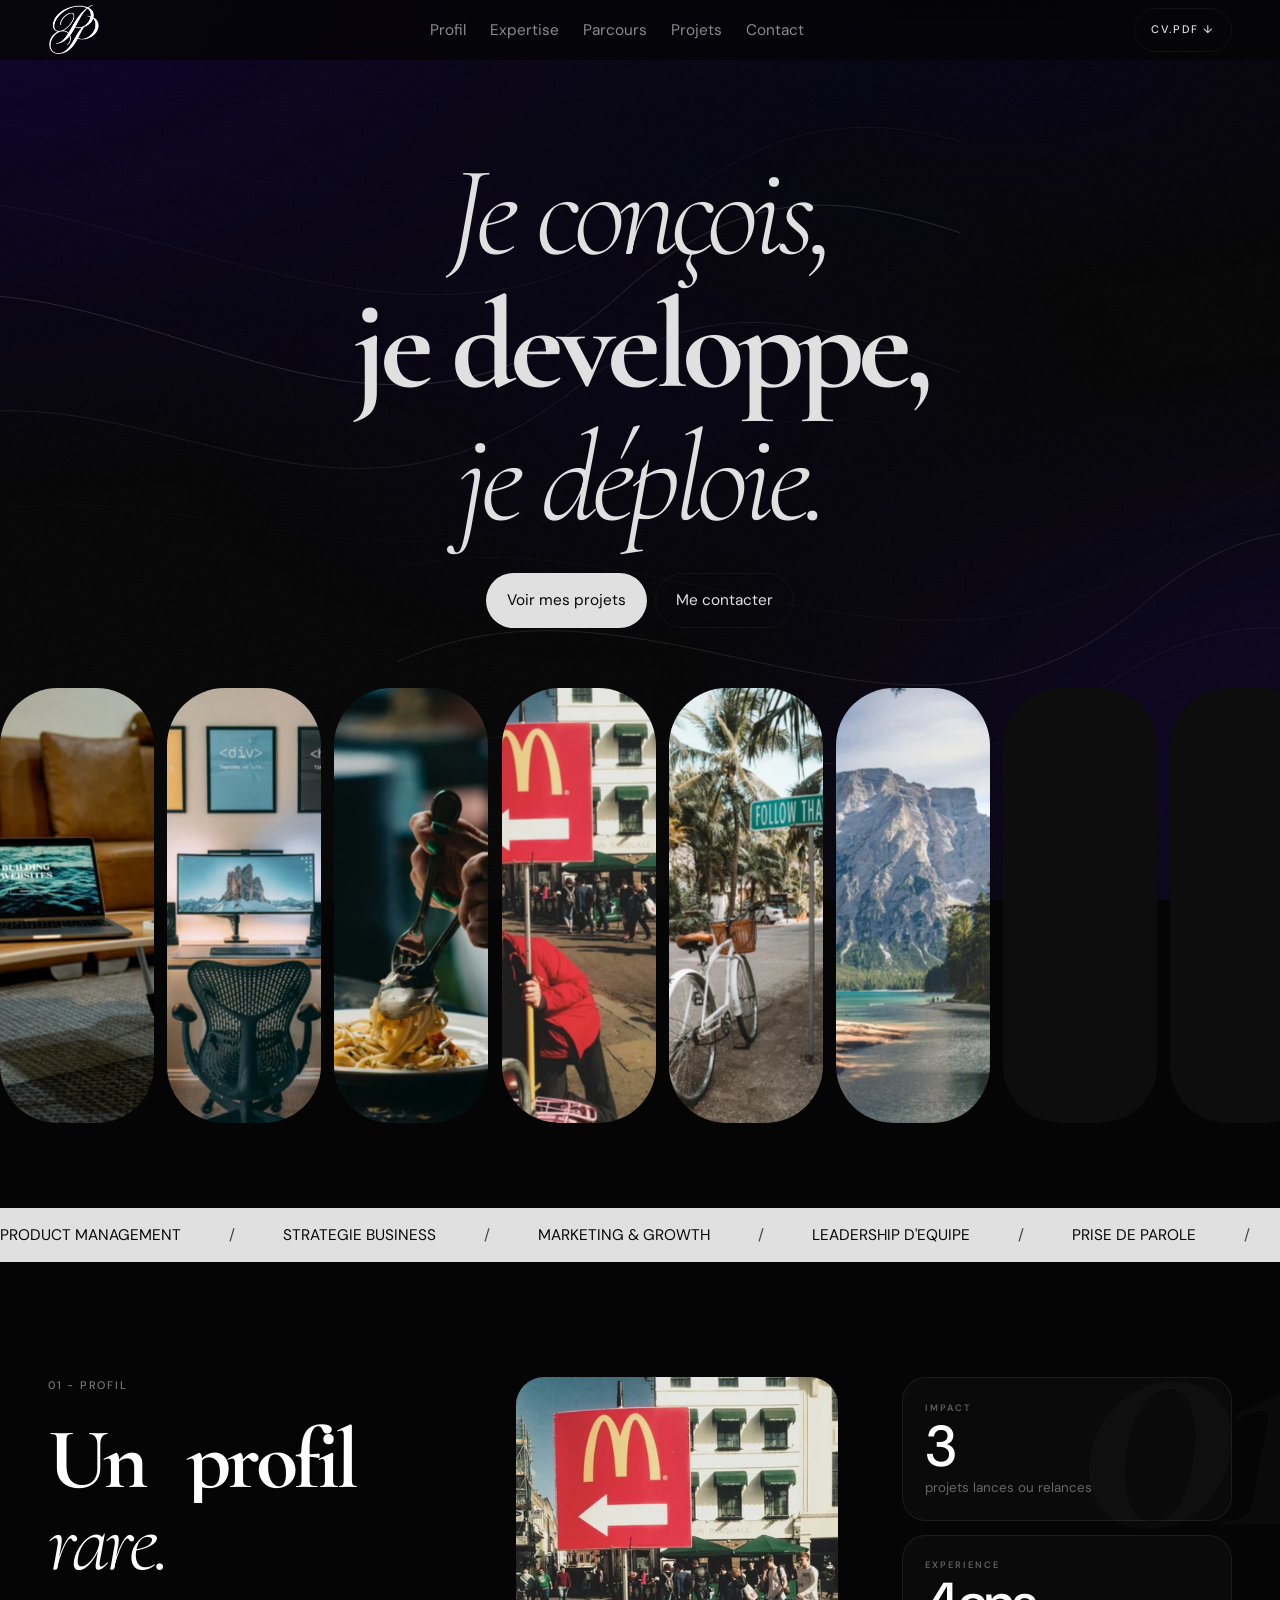
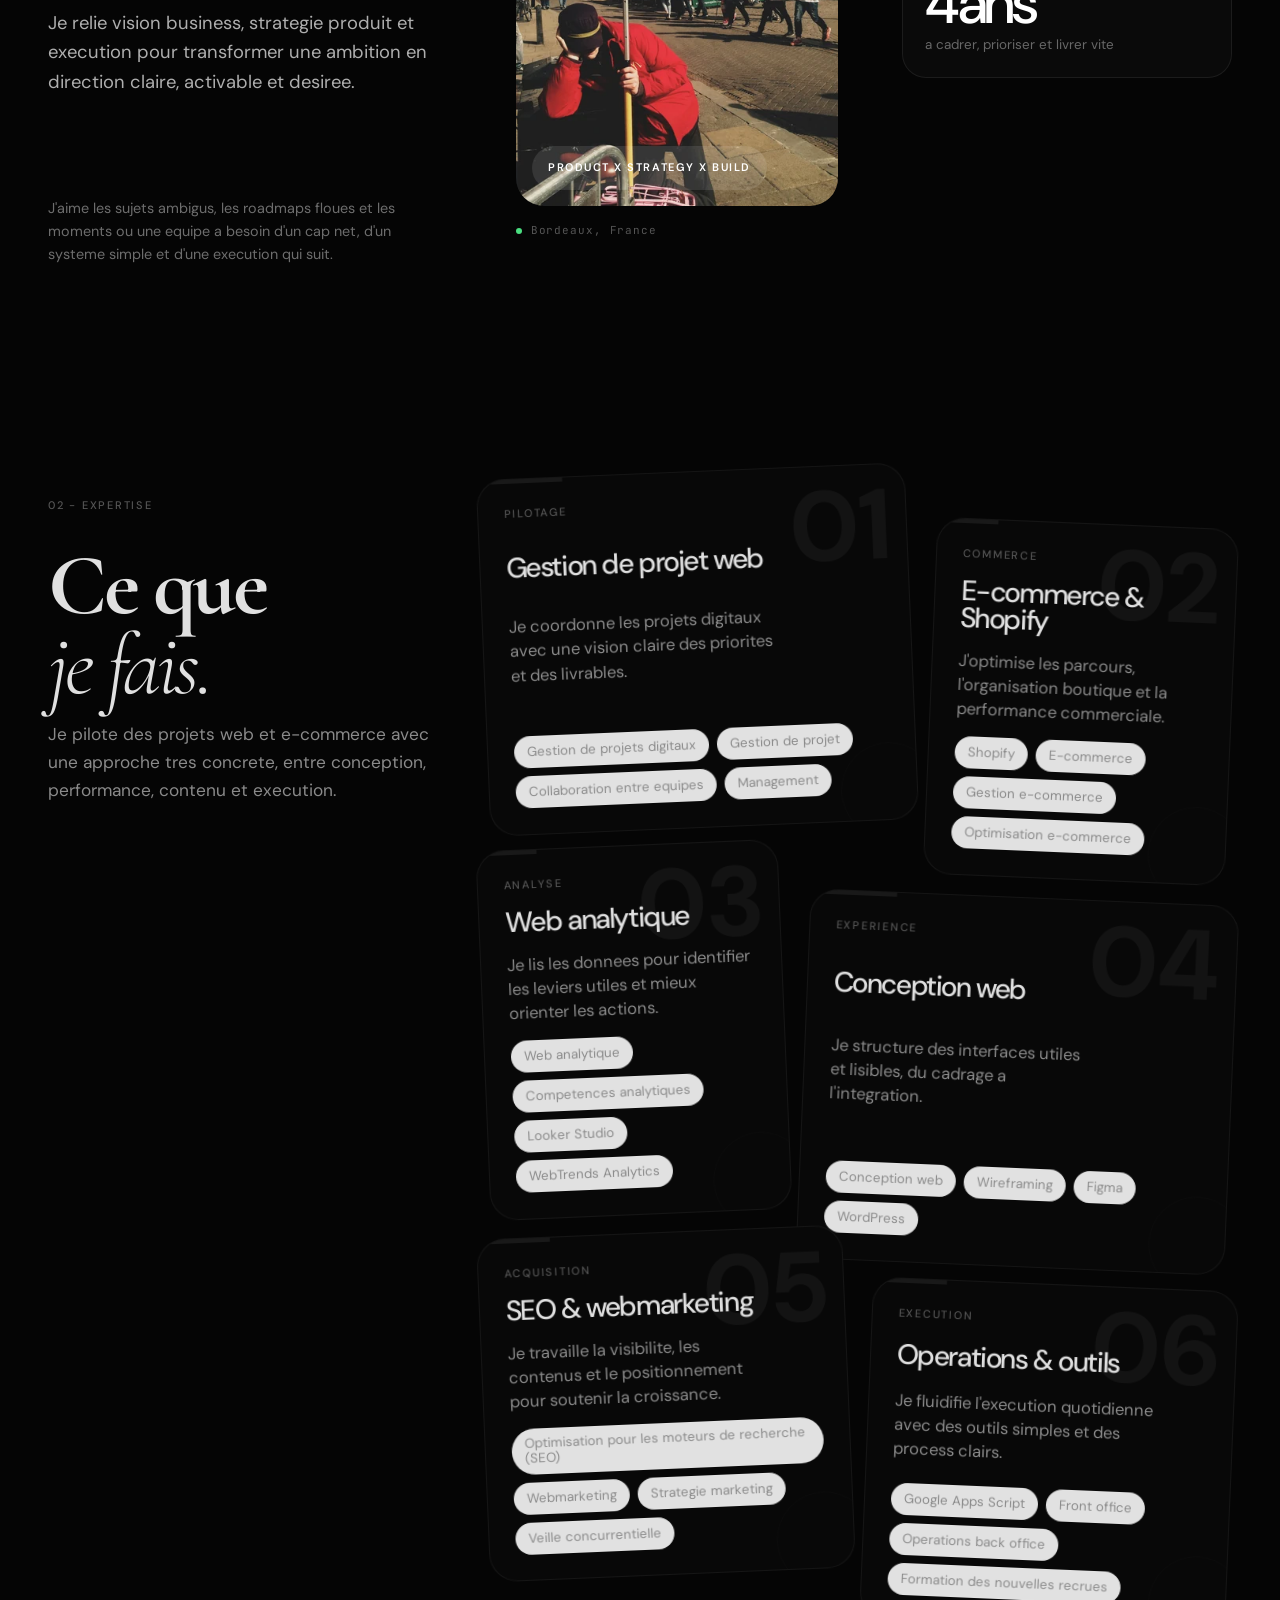
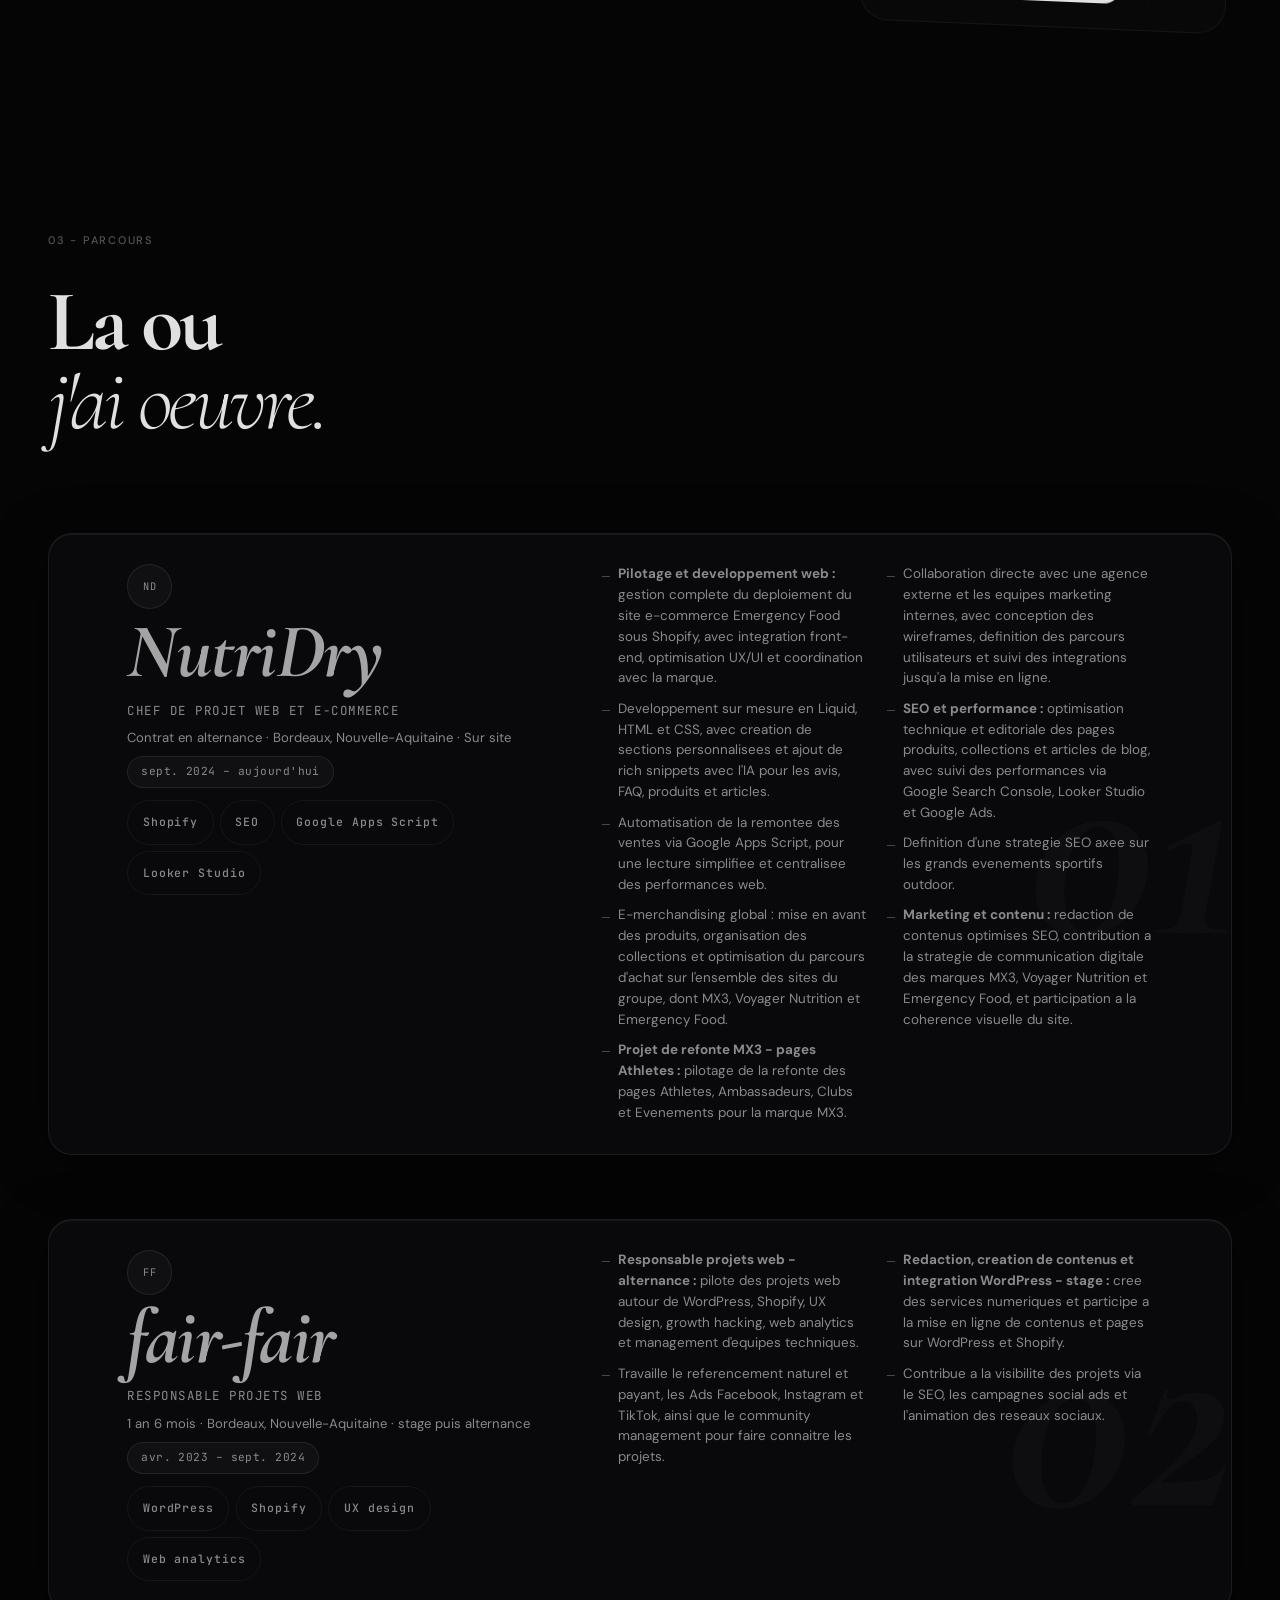
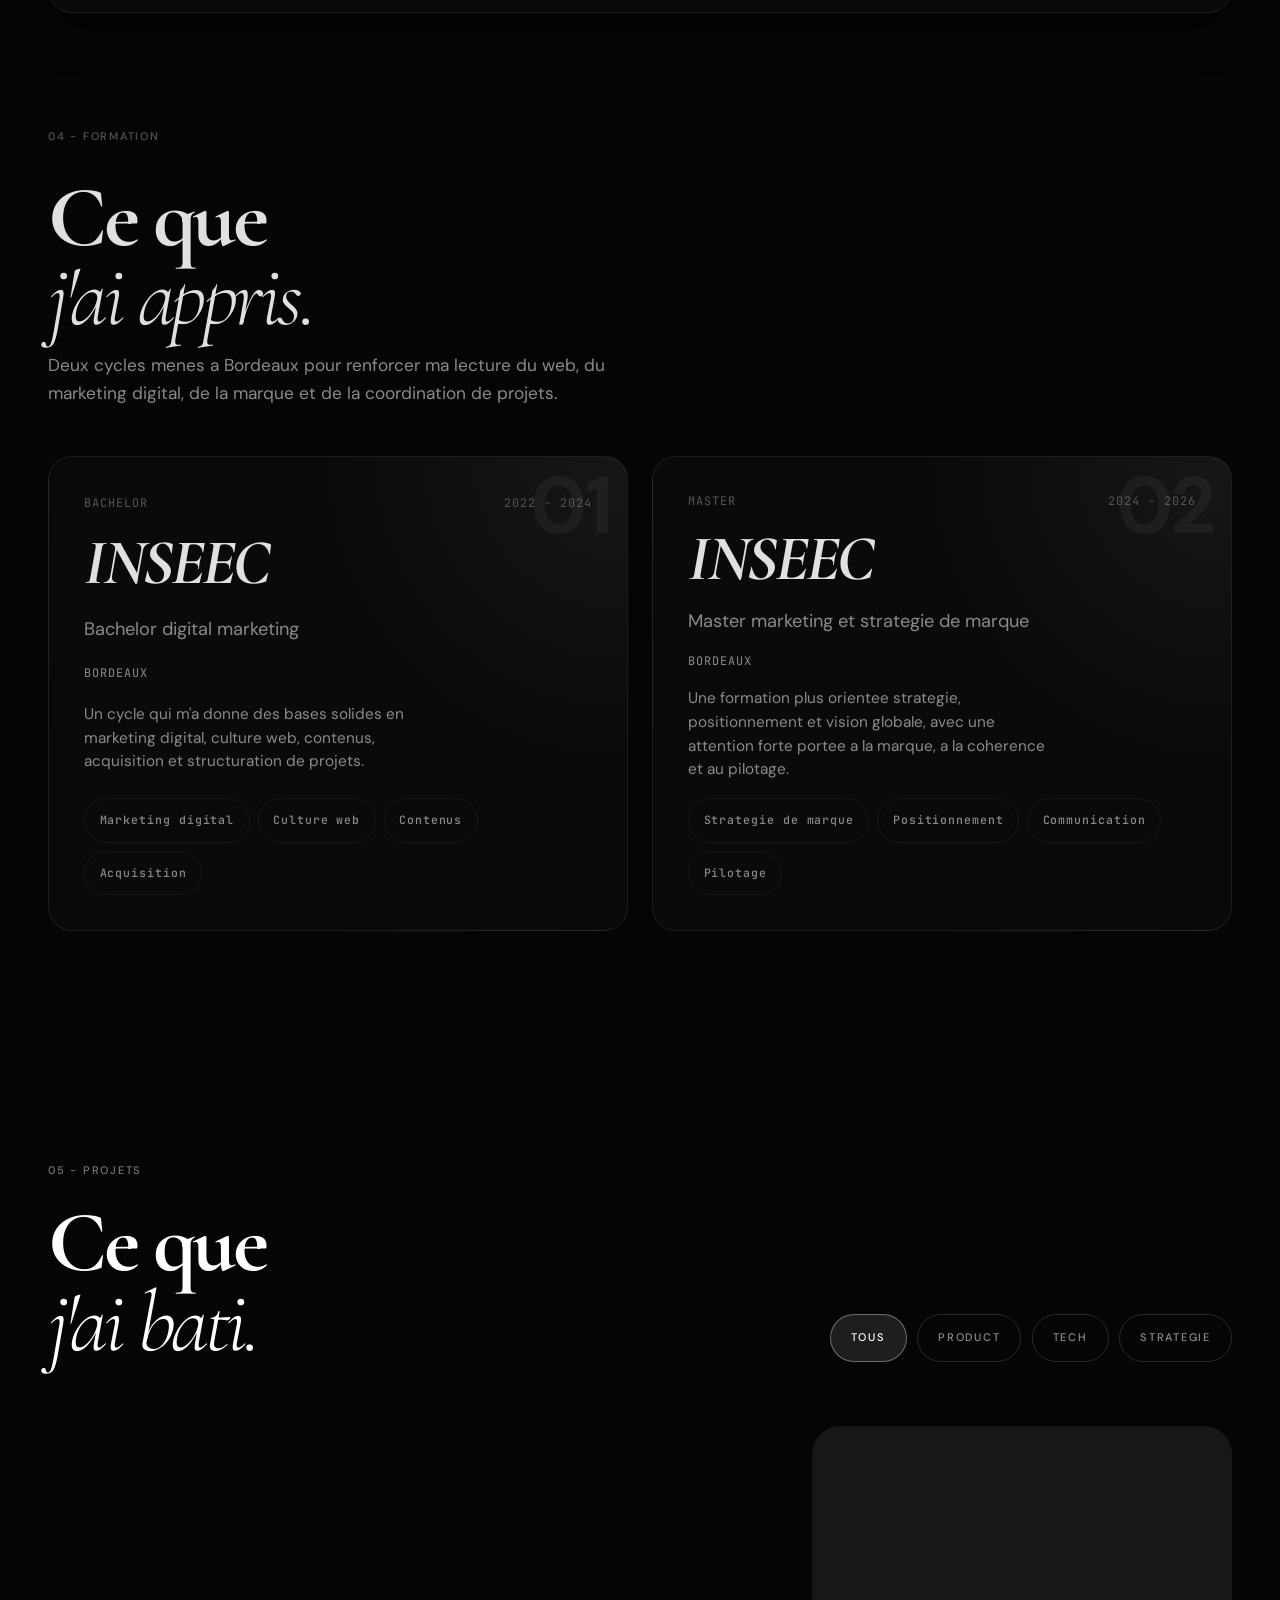
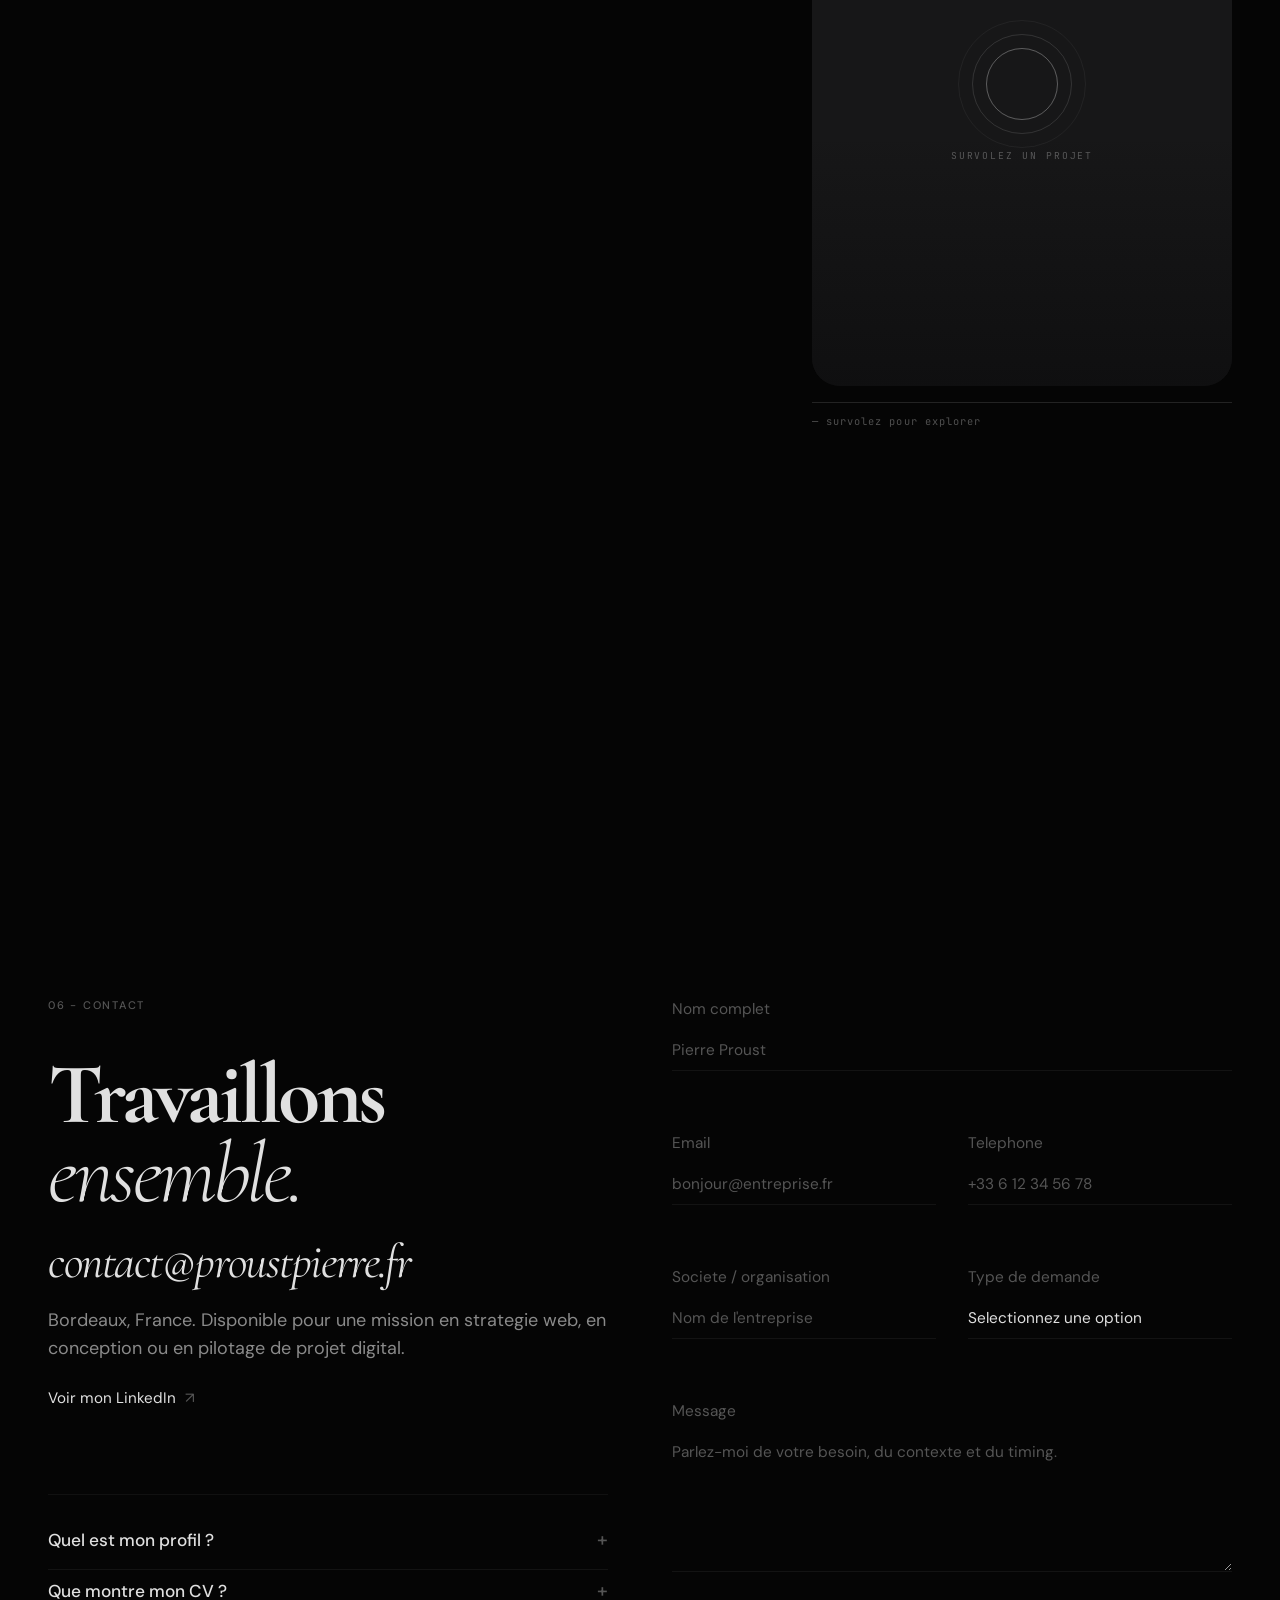
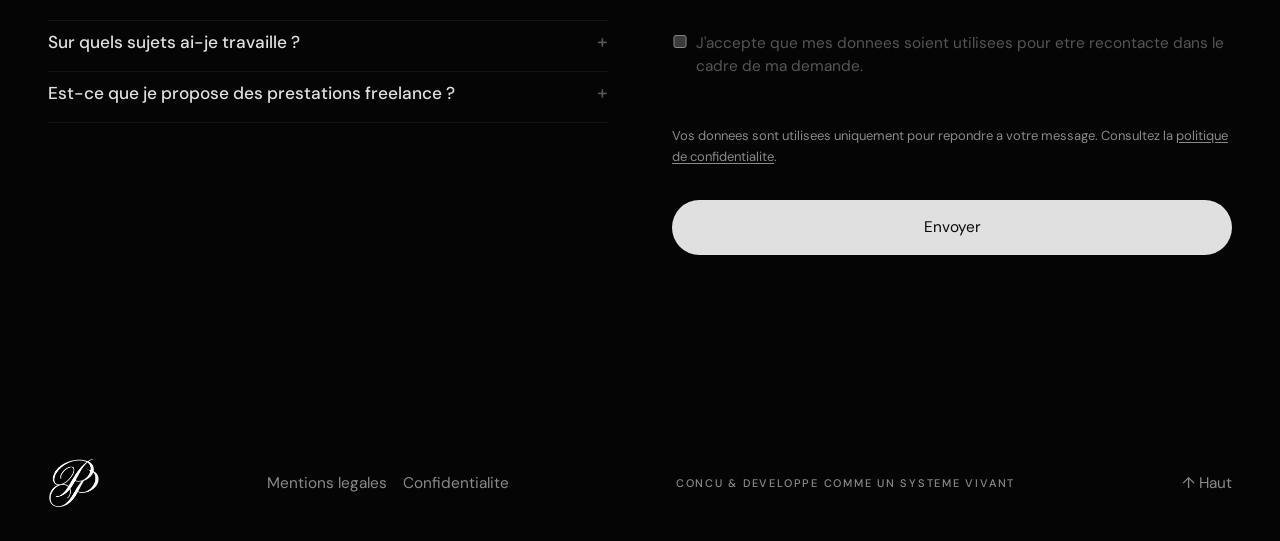
<file: index.html>
<!DOCTYPE html>
<html lang="fr">
  <head>
    <meta charset="UTF-8">
    <meta name="viewport" content="width=device-width, initial-scale=1.0">
    <title>Pierre Proust - Product Manager & Strategiste</title>
    <meta
      name="description"
      content="Product Manager a Bordeaux, je relie vision business, execution produit et clarte operationnelle pour transformer des ambitions en croissance durable."
    >

    <meta property="og:title" content="Pierre Proust - PM & Strategiste">
    <meta
      property="og:description"
      content="Product Manager a Bordeaux, je structure la vision, aligne les equipes et accelere l'execution."
    >
    <meta property="og:image" content="/assets/img/og-cover.jpg">
    <meta property="og:type" content="website">
    <meta property="og:url" content="https://pierre-lemaire.fr">

    <meta name="twitter:card" content="summary_large_image">
    <meta name="twitter:title" content="Pierre Proust">
    <meta
      name="twitter:description"
      content="Product Manager, stratege et builder base a Bordeaux."
    >
    <meta name="twitter:image" content="/assets/img/og-cover.jpg">

    <script
      src="https://www.google.com/recaptcha/api.js?render=6Lc-w7AsAAAAAEynHqDIGw5fso0tx7E_Pz8lvpzK"
      async
    ></script>

    <script type="application/ld+json">
      {
        "@context": "https://schema.org",
        "@type": "Person",
        "name": "Pierre Proust",
        "jobTitle": "Product Manager",
        "url": "https://pierre-lemaire.fr",
        "address": {
          "@type": "PostalAddress",
          "addressLocality": "Bordeaux"
        },
        "sameAs": [
          "https://www.linkedin.com/in/pierre-proust-marketing-communication-design",
          "https://github.com/pierrebuilder"
        ]
      }
    </script>

    <link rel="preconnect" href="https://fonts.googleapis.com">
    <link rel="preconnect" href="https://fonts.gstatic.com" crossorigin>
    <link
      rel="preload"
      as="style"
      href="https://fonts.googleapis.com/css2?family=Cormorant+Garamond:ital,wght@0,700;1,300;1,700&family=DM+Sans:wght@300;400;500&family=JetBrains+Mono:wght@400&display=swap"
    >
    <link
      rel="stylesheet"
      href="https://fonts.googleapis.com/css2?family=Cormorant+Garamond:ital,wght@0,700;1,300;1,700&family=DM+Sans:wght@300;400;500&family=JetBrains+Mono:wght@400&display=swap"
    >

    <link rel="stylesheet" href="/css/reset.css">
    <link rel="stylesheet" href="/css/tokens.css">
    <link rel="stylesheet" href="/css/typography.css">
    <link rel="stylesheet" href="/css/layout.css">
    <link rel="stylesheet" href="/css/components.css">
    <link rel="stylesheet" href="/css/animations.css">
    <link rel="stylesheet" href="/css/background.css">

    <link rel="canonical" href="https://pierre-lemaire.fr">
    <link rel="icon" type="image/png" href="/assets/favicon-proust-pierre.png">
  </head>
  <body>
    <!-- Premium background system -->
    <div class="bg-system" aria-hidden="true">
      <svg class="bg-waves bg-waves--tl" viewBox="0 0 900 600" preserveAspectRatio="none" xmlns="http://www.w3.org/2000/svg">
        <path d="M-80 340 C150 150, 380 500, 620 280 S1000 430, 1300 190" stroke="rgba(255,255,255,0.14)" stroke-width="0.8"/>
        <path d="M-50 430 C180 270, 350 540, 580 360 S950 510, 1250 300" stroke="rgba(255,255,255,0.10)" stroke-width="0.7"/>
        <path d="M-120 250 C100 80, 420 420, 660 210 S1060 370, 1340 130" stroke="rgba(255,255,255,0.07)" stroke-width="0.6"/>
        <path d="M-30 510 C200 360, 400 580, 640 430 S1000 560, 1280 370" stroke="rgba(255,255,255,0.05)" stroke-width="0.5"/>
        <path d="M-60 170 C120 50, 350 300, 590 140 S980 280, 1260 90" stroke="rgba(255,255,255,0.04)" stroke-width="0.5"/>
      </svg>
      <svg class="bg-waves bg-waves--br" viewBox="0 0 900 600" preserveAspectRatio="none" xmlns="http://www.w3.org/2000/svg">
        <path d="M-60 370 C200 180, 460 490, 700 280 S1060 440, 1350 200" stroke="rgba(255,255,255,0.12)" stroke-width="0.8"/>
        <path d="M-40 460 C170 300, 410 540, 660 360 S1010 500, 1300 310" stroke="rgba(255,255,255,0.08)" stroke-width="0.7"/>
        <path d="M-100 290 C150 120, 480 430, 730 220 S1100 380, 1380 140" stroke="rgba(255,255,255,0.06)" stroke-width="0.6"/>
        <path d="M-20 530 C220 400, 440 600, 680 460 S1040 580, 1320 420" stroke="rgba(255,255,255,0.04)" stroke-width="0.5"/>
      </svg>
    </div>

    <header class="nav" id="nav" role="banner">
      <a href="#hero" class="nav__logo" aria-label="Accueil">
        <img src="/assets/logo-proust-pierre.png" alt="Logo Pierre Proust">
      </a>

      <nav class="nav__desktop" aria-label="Navigation principale">
        <ul class="nav__links" role="list">
          <li><a href="#about">Profil</a></li>
          <li><a href="#expertise">Expertise</a></li>
          <li><a href="#experience">Parcours</a></li>
          <li><a href="#projects">Projets</a></li>
          <li><a href="#contact">Contact</a></li>
        </ul>
      </nav>

      <div class="nav__actions">
        <a
          href="/assets/cv.pdf"
          class="nav__cta"
          download
          aria-label="Telecharger mon CV en PDF"
        >
          CV.pdf &darr;
        </a>
        <button
          class="nav__burger"
          type="button"
          aria-label="Ouvrir le menu"
          aria-expanded="false"
          aria-controls="nav-mobile"
        >
          <span></span>
          <span></span>
        </button>
      </div>

      <nav class="nav__panel" id="nav-mobile" aria-label="Navigation mobile">
        <ul class="nav__panel-links" role="list">
          <li><a href="#about">Profil</a></li>
          <li><a href="#expertise">Expertise</a></li>
          <li><a href="#experience">Parcours</a></li>
          <li><a href="#projects">Projets</a></li>
          <li><a href="#contact">Contact</a></li>
        </ul>
        <a class="nav__panel-cta" href="/assets/cv.pdf" download>
          Telecharger le CV
        </a>
      </nav>
    </header>

    <main>
      <section class="hero" id="hero" aria-label="Introduction">
        <div class="container hero__container">
          <div class="hero__title-stage">
            <h1 class="hero__title">
              <span class="hero__line hero__line--1">
                <em>Je conçois,</em>
              </span>
              <span class="hero__line hero__line--2">
                <span>je developpe,</span>
              </span>
              <span class="hero__line hero__line--3">
                <em>je déploie.</em>
              </span>
            </h1>
          </div>

          <div class="hero__body">
            <div class="hero__actions">
              <a href="#projects" class="btn btn--primary">Voir mes projets</a>
              <a href="#contact" class="btn btn--ghost">Me contacter</a>
            </div>
          </div>
        </div>

        <div class="hero__strip" aria-hidden="true">
          <div class="strip__track">
            <div class="strip__group strip__group--seed">
              <figure class="strip__item">
                <img src="/assets/img/strip-1.webp?v=20260405-hero" alt="" loading="eager" width="420" height="600">
              </figure>
              <figure class="strip__item">
                <img src="/assets/img/strip-2.webp?v=20260405-hero" alt="" loading="eager" width="420" height="600">
              </figure>
              <figure class="strip__item">
                <img src="/assets/img/strip-3.webp?v=20260405-hero" alt="" loading="eager" width="420" height="600">
              </figure>
              <figure class="strip__item">
                <img src="/assets/img/strip-4.webp?v=20260405-hero" alt="" loading="eager" width="420" height="600">
              </figure>
              <figure class="strip__item">
                <img src="/assets/img/strip-5.webp?v=20260405-hero" alt="" loading="eager" width="420" height="600">
              </figure>
              <figure class="strip__item">
                <img src="/assets/img/strip-6.webp?v=20260405-hero" alt="" loading="eager" width="420" height="600">
              </figure>
            </div>
          </div>
        </div>
      </section>

      <div class="ticker" aria-hidden="true">
        <div class="ticker__track">
          <span>PRODUCT MANAGEMENT</span><span aria-hidden="true">/</span>
          <span>STRATEGIE BUSINESS</span><span aria-hidden="true">/</span>
          <span>MARKETING &amp; GROWTH</span><span aria-hidden="true">/</span>
          <span>LEADERSHIP D'EQUIPE</span><span aria-hidden="true">/</span>
          <span>PRISE DE PAROLE</span><span aria-hidden="true">/</span>
          <span>DEVELOPPEMENT</span><span aria-hidden="true">/</span>
          <span>PRODUCT MANAGEMENT</span><span aria-hidden="true">/</span>
          <span>STRATEGIE BUSINESS</span><span aria-hidden="true">/</span>
          <span>MARKETING &amp; GROWTH</span><span aria-hidden="true">/</span>
          <span>LEADERSHIP D'EQUIPE</span><span aria-hidden="true">/</span>
          <span>PRISE DE PAROLE</span><span aria-hidden="true">/</span>
          <span>DEVELOPPEMENT</span><span aria-hidden="true">/</span>
        </div>
      </div>

      <section class="about section about--v2" id="about" aria-labelledby="about-title">
        <div class="about__bg-num" aria-hidden="true">01</div>
        <div class="about__grain-layer" aria-hidden="true"></div>

        <div class="container">
          <div class="about__layout-v2">

            <div class="about__col-text">
              <span class="section-label">01 - Profil</span>
              <h2 id="about-title" class="about__headline-v2">
                <span class="about__hl-line">
                  <span class="about__word">Un</span>
                  <span class="about__word">profil</span>
                </span>
                <span class="about__hl-line">
                  <em class="about__word about__word--em">rare.</em>
                </span>
              </h2>
              <p class="about__lede reveal">
                Je relie vision business, strategie produit et execution pour
                transformer une ambition en direction claire, activable et
                desiree.
              </p>
              <div class="about__actions reveal">
                <a href="#experience" class="btn btn--primary">Voir mon parcours</a>
              </div>
              <div class="about__caption-v2 reveal">
                <p>
                  J'aime les sujets ambigus, les roadmaps floues et les moments
                  ou une equipe a besoin d'un cap net, d'un systeme simple et
                  d'une execution qui suit.
                </p>
              </div>
            </div>

            <div class="about__col-image">
              <div class="about__tilt" id="about-tilt">
                <div class="about__tilt-inner" id="about-tilt-inner">
                  <div class="about__visual-v2">
                    <img
                      src="/assets/img/strip-4.webp?v=20260405-hero"
                      alt="Visuel editorial Pierre Proust"
                      width="420"
                      height="600"
                      loading="lazy"
                    >
                    <div class="about__badge-v2">
                      <span>Product x Strategy x Build</span>
                    </div>
                  </div>
                </div>
              </div>
              <div class="about__loc" aria-hidden="true">
                <span class="about__loc-dot"></span>
                <span>Bordeaux, France</span>
              </div>
            </div>

            <div class="about__col-stats">
              <div class="about__stat-card reveal">
                <span class="about__stat-eyebrow">Impact</span>
                <div class="stat__value">
                  <span class="stat__number" data-target="3">0</span>
                </div>
                <span class="stat__label">projets lances ou relances</span>
              </div>

              <div class="about__stat-card reveal">
                <span class="about__stat-eyebrow">Experience</span>
                <div class="stat__value">
                  <span class="stat__number" data-target="4">0</span>
                  <span class="stat__unit">ans</span>
                </div>
                <span class="stat__label">a cadrer, prioriser et livrer vite</span>
              </div>
            </div>

          </div>
        </div>
      </section>

      <section class="expertise section" id="expertise" aria-labelledby="exp-title">
        <div class="container">
          <div class="expertise__layout">
            <div class="section-header expertise__intro">
              <span class="section-label">02 - Expertise</span>
              <h2 id="exp-title" class="section-title reveal">
                Ce que<br><em>je fais.</em>
              </h2>
              <p class="expertise__summary reveal">
                Je pilote des projets web et e-commerce avec une approche tres
                concrete, entre conception, performance, contenu et execution.
              </p>
            </div>

            <div class="expertise__grid">
            <article class="expertise__card reveal" data-index="01">
              <span class="expertise__number" aria-hidden="true">01</span>
              <span class="expertise__kicker">Pilotage</span>
              <h3>Gestion de projet web</h3>
              <p class="expertise__lead">
                Je coordonne les projets digitaux avec une vision claire des priorites et des livrables.
              </p>
              <ul role="list">
                <li>Gestion de projets digitaux</li>
                <li>Gestion de projet</li>
                <li>Collaboration entre equipes</li>
                <li>Management</li>
              </ul>
            </article>

            <article class="expertise__card reveal" data-index="02">
              <span class="expertise__number" aria-hidden="true">02</span>
              <span class="expertise__kicker">Commerce</span>
              <h3>E-commerce &amp; Shopify</h3>
              <p class="expertise__lead">
                J'optimise les parcours, l'organisation boutique et la performance commerciale.
              </p>
              <ul role="list">
                <li>Shopify</li>
                <li>E-commerce</li>
                <li>Gestion e-commerce</li>
                <li>Optimisation e-commerce</li>
              </ul>
            </article>

            <article class="expertise__card reveal" data-index="03">
              <span class="expertise__number" aria-hidden="true">03</span>
              <span class="expertise__kicker">Analyse</span>
              <h3>Web analytique</h3>
              <p class="expertise__lead">
                Je lis les donnees pour identifier les leviers utiles et mieux orienter les actions.
              </p>
              <ul role="list">
                <li>Web analytique</li>
                <li>Competences analytiques</li>
                <li>Looker Studio</li>
                <li>WebTrends Analytics</li>
              </ul>
            </article>

            <article class="expertise__card reveal" data-index="04">
              <span class="expertise__number" aria-hidden="true">04</span>
              <span class="expertise__kicker">Experience</span>
              <h3>Conception web</h3>
              <p class="expertise__lead">
                Je structure des interfaces utiles et lisibles, du cadrage a l'integration.
              </p>
              <ul role="list">
                <li>Conception web</li>
                <li>Wireframing</li>
                <li>Figma</li>
                <li>WordPress</li>
              </ul>
            </article>

            <article class="expertise__card reveal" data-index="05">
              <span class="expertise__number" aria-hidden="true">05</span>
              <span class="expertise__kicker">Acquisition</span>
              <h3>SEO &amp; webmarketing</h3>
              <p class="expertise__lead">
                Je travaille la visibilite, les contenus et le positionnement pour soutenir la croissance.
              </p>
              <ul role="list">
                <li>Optimisation pour les moteurs de recherche (SEO)</li>
                <li>Webmarketing</li>
                <li>Strategie marketing</li>
                <li>Veille concurrentielle</li>
              </ul>
            </article>

            <article class="expertise__card reveal" data-index="06">
              <span class="expertise__number" aria-hidden="true">06</span>
              <span class="expertise__kicker">Execution</span>
              <h3>Operations &amp; outils</h3>
              <p class="expertise__lead">
                Je fluidifie l'execution quotidienne avec des outils simples et des process clairs.
              </p>
              <ul role="list">
                <li>Google Apps Script</li>
                <li>Front office</li>
                <li>Operations back office</li>
                <li>Formation des nouvelles recrues</li>
              </ul>
            </article>
          </div>
          </div>
        </div>
      </section>


      <section class="parcours section" id="experience" aria-labelledby="parcours-title">
        <div class="container">
          <div class="parcours__header section-header">
            <span class="section-label">03 - Parcours</span>
            <h2 id="parcours-title" class="section-title reveal">
              La ou<br><em>j'ai oeuvre.</em>
            </h2>
          </div>
        </div>

        <div class="parcours__stack">

          <div class="parcours__card parcours__card--1 reveal">
            <div class="container">
              <div class="parcours__card-inner">
                <div class="parcours__left">
                  <div class="parcours__badge">ND</div>
                  <h3 class="parcours__company">NutriDry</h3>
                  <p class="parcours__role">Chef de projet web et e-commerce</p>
                  <p class="parcours__meta">Contrat en alternance · Bordeaux, Nouvelle-Aquitaine · Sur site</p>
                  <time class="parcours__date">sept. 2024 – aujourd'hui</time>
                  <div class="parcours__tags">
                    <span class="tag tag--mono">Shopify</span>
                    <span class="tag tag--mono">SEO</span>
                    <span class="tag tag--mono">Google Apps Script</span>
                    <span class="tag tag--mono">Looker Studio</span>
                  </div>
                </div>
                <div class="parcours__right">
                  <ul class="parcours__missions">
                    <li><strong>Pilotage et developpement web :</strong> gestion complete du deploiement du site e-commerce Emergency Food sous Shopify, avec integration front-end, optimisation UX/UI et coordination avec la marque.</li>
                    <li>Developpement sur mesure en Liquid, HTML et CSS, avec creation de sections personnalisees et ajout de rich snippets avec l'IA pour les avis, FAQ, produits et articles.</li>
                    <li>Automatisation de la remontee des ventes via Google Apps Script, pour une lecture simplifiee et centralisee des performances web.</li>
                    <li>E-merchandising global : mise en avant des produits, organisation des collections et optimisation du parcours d'achat sur l'ensemble des sites du groupe, dont MX3, Voyager Nutrition et Emergency Food.</li>
                    <li><strong>Projet de refonte MX3 - pages Athletes :</strong> pilotage de la refonte des pages Athletes, Ambassadeurs, Clubs et Evenements pour la marque MX3.</li>
                    <li>Collaboration directe avec une agence externe et les equipes marketing internes, avec conception des wireframes, definition des parcours utilisateurs et suivi des integrations jusqu'a la mise en ligne.</li>
                    <li><strong>SEO et performance :</strong> optimisation technique et editoriale des pages produits, collections et articles de blog, avec suivi des performances via Google Search Console, Looker Studio et Google Ads.</li>
                    <li>Definition d'une strategie SEO axee sur les grands evenements sportifs outdoor.</li>
                    <li><strong>Marketing et contenu :</strong> redaction de contenus optimises SEO, contribution a la strategie de communication digitale des marques MX3, Voyager Nutrition et Emergency Food, et participation a la coherence visuelle du site.</li>
                  </ul>
                </div>
              </div>
            </div>
            <span class="parcours__ghost" aria-hidden="true">01</span>
          </div>

          <div class="parcours__card parcours__card--2 reveal">
            <div class="container">
              <div class="parcours__card-inner">
                <div class="parcours__left">
                  <div class="parcours__badge">FF</div>
                  <h3 class="parcours__company">fair-fair</h3>
                  <p class="parcours__role">Responsable projets web</p>
                  <p class="parcours__meta">1 an 6 mois · Bordeaux, Nouvelle-Aquitaine · stage puis alternance</p>
                  <time class="parcours__date">avr. 2023 – sept. 2024</time>
                  <div class="parcours__tags">
                    <span class="tag tag--mono">WordPress</span>
                    <span class="tag tag--mono">Shopify</span>
                    <span class="tag tag--mono">UX design</span>
                    <span class="tag tag--mono">Web analytics</span>
                  </div>
                </div>
                <div class="parcours__right">
                  <ul class="parcours__missions">
                    <li><strong>Responsable projets web - alternance :</strong> pilote des projets web autour de WordPress, Shopify, UX design, growth hacking, web analytics et management d'equipes techniques.</li>
                    <li>Travaille le referencement naturel et payant, les Ads Facebook, Instagram et TikTok, ainsi que le community management pour faire connaitre les projets.</li>
                    <li><strong>Redaction, creation de contenus et integration WordPress - stage :</strong> cree des services numeriques et participe a la mise en ligne de contenus et pages sur WordPress et Shopify.</li>
                    <li>Contribue a la visibilite des projets via le SEO, les campagnes social ads et l'animation des reseaux sociaux.</li>
                  </ul>
                </div>
              </div>
            </div>
            <span class="parcours__ghost" aria-hidden="true">02</span>
          </div>

        </div>
      </section>

      <section class="education section" id="education" aria-labelledby="education-title">
        <div class="container">
          <div class="education__header section-header">
            <span class="section-label">04 - Formation</span>
            <h2 id="education-title" class="section-title reveal">
              Ce que<br><em>j'ai appris.</em>
            </h2>
            <p class="education__intro reveal">
              Deux cycles menes a Bordeaux pour renforcer ma lecture du web,
              du marketing digital, de la marque et de la coordination de
              projets.
            </p>
          </div>

          <div class="education__grid">
            <article class="education__card reveal" aria-labelledby="edu-bachelor-title">
              <span class="education__index" aria-hidden="true">01</span>
              <div class="education__top">
                <span class="education__kicker">Bachelor</span>
                <time class="education__date">2022 - 2024</time>
              </div>
              <h3 id="edu-bachelor-title" class="education__school">INSEEC</h3>
              <p class="education__degree">Bachelor digital marketing</p>
              <p class="education__meta">Bordeaux</p>
              <p class="education__copy">
                Un cycle qui m'a donne des bases solides en marketing digital,
                culture web, contenus, acquisition et structuration de
                projets.
              </p>
              <div class="education__tags">
                <span class="tag tag--mono">Marketing digital</span>
                <span class="tag tag--mono">Culture web</span>
                <span class="tag tag--mono">Contenus</span>
                <span class="tag tag--mono">Acquisition</span>
              </div>
            </article>

            <article class="education__card reveal" aria-labelledby="edu-master-title">
              <span class="education__index" aria-hidden="true">02</span>
              <div class="education__top">
                <span class="education__kicker">Master</span>
                <time class="education__date">2024 - 2026</time>
              </div>
              <h3 id="edu-master-title" class="education__school">INSEEC</h3>
              <p class="education__degree">Master marketing et strategie de marque</p>
              <p class="education__meta">Bordeaux</p>
              <p class="education__copy">
                Une formation plus orientee strategie, positionnement et vision
                globale, avec une attention forte portee a la marque, a la
                coherence et au pilotage.
              </p>
              <div class="education__tags">
                <span class="tag tag--mono">Strategie de marque</span>
                <span class="tag tag--mono">Positionnement</span>
                <span class="tag tag--mono">Communication</span>
                <span class="tag tag--mono">Pilotage</span>
              </div>
            </article>
          </div>
        </div>
      </section>

      <section class="projects section projects--index" id="projects" aria-labelledby="proj-title">
        <div class="container">
          <div class="proj-header">
            <div class="proj-header__left">
              <span class="section-label">05 - Projets</span>
              <h2 id="proj-title" class="section-title reveal">
                Ce que<br><em>j'ai bati.</em>
              </h2>
            </div>
            <div class="filter-bar" role="group" aria-label="Filtrer les projets">
              <button class="filter-btn active" type="button" data-filter="all" aria-pressed="true">Tous</button>
              <button class="filter-btn" type="button" data-filter="product" aria-pressed="false">Product</button>
              <button class="filter-btn" type="button" data-filter="tech" aria-pressed="false">Tech</button>
              <button class="filter-btn" type="button" data-filter="strategy" aria-pressed="false">Strategie</button>
            </div>
          </div>

          <div class="proj-stage" id="proj-stage">

            <div class="proj-cursor" id="proj-cursor" aria-hidden="true">
              <span class="proj-cursor__label">VOIR</span>
              <span class="proj-cursor__arrow">&#8599;</span>
            </div>

            <ul class="proj-list" id="proj-list" role="list">
              <li class="proj-row reveal" data-category="product" data-proj="1">
                <a class="proj-row__inner" href="https://example.com" rel="noopener noreferrer" target="_blank" aria-label="Voir Editorial Sprint">
                  <span class="proj-row__num" aria-hidden="true">01</span>
                  <div class="proj-row__content">
                    <h3 class="proj-row__title">Editorial Sprint</h3>
                    <p class="proj-row__desc">Construction d'une experience de lancement plus claire, plus desirable et plus narrative pour un produit en phase de repositionnement.</p>
                  </div>
                  <div class="proj-row__meta">
                    <span class="proj-row__cat">Product</span>
                    <time class="proj-row__year">2025</time>
                  </div>
                  <span class="proj-row__arrow" aria-hidden="true">&#8599;</span>
                </a>
              </li>

              <li class="proj-row reveal" data-category="tech" data-proj="2">
                <a class="proj-row__inner" href="https://example.com" rel="noopener noreferrer" target="_blank" aria-label="Voir Dev Experience Lab">
                  <span class="proj-row__num" aria-hidden="true">02</span>
                  <div class="proj-row__content">
                    <h3 class="proj-row__title">Dev Experience Lab</h3>
                    <p class="proj-row__desc">Prototype d'une experience plus fluide entre produit et execution technique pour accelerer le passage de l'idee au test.</p>
                  </div>
                  <div class="proj-row__meta">
                    <span class="proj-row__cat">Tech</span>
                    <time class="proj-row__year">2024</time>
                  </div>
                  <span class="proj-row__arrow" aria-hidden="true">&#8599;</span>
                </a>
              </li>

              <li class="proj-row reveal" data-category="product" data-proj="3">
                <a class="proj-row__inner" href="https://example.com" rel="noopener noreferrer" target="_blank" aria-label="Voir Hospitality Journey">
                  <span class="proj-row__num" aria-hidden="true">03</span>
                  <div class="proj-row__content">
                    <h3 class="proj-row__title">Hospitality Journey</h3>
                    <p class="proj-row__desc">Travail de parcours et de desirabilite pour une experience hospitality plus memorable, plus simple et plus premium.</p>
                  </div>
                  <div class="proj-row__meta">
                    <span class="proj-row__cat">Product</span>
                    <time class="proj-row__year">2024</time>
                  </div>
                  <span class="proj-row__arrow" aria-hidden="true">&#8599;</span>
                </a>
              </li>

              <li class="proj-row reveal" data-category="strategy" data-proj="4">
                <a class="proj-row__inner" href="https://example.com" rel="noopener noreferrer" target="_blank" aria-label="Voir Growth Narrative">
                  <span class="proj-row__num" aria-hidden="true">04</span>
                  <div class="proj-row__content">
                    <h3 class="proj-row__title">Growth Narrative</h3>
                    <p class="proj-row__desc">Definition d'un narratif de croissance et d'un angle de campagne pour mieux aligner message, acquisition et image.</p>
                  </div>
                  <div class="proj-row__meta">
                    <span class="proj-row__cat">Strategie</span>
                    <time class="proj-row__year">2024</time>
                  </div>
                  <span class="proj-row__arrow" aria-hidden="true">&#8599;</span>
                </a>
              </li>

              <li class="proj-row reveal" data-category="product" data-proj="5">
                <a class="proj-row__inner" href="https://example.com" rel="noopener noreferrer" target="_blank" aria-label="Voir Travel Experience">
                  <span class="proj-row__num" aria-hidden="true">05</span>
                  <div class="proj-row__content">
                    <h3 class="proj-row__title">Travel Experience</h3>
                    <p class="proj-row__desc">Cadrage d'une experience travel plus lisible et plus emotionnelle, entre inspiration, projection et conversion.</p>
                  </div>
                  <div class="proj-row__meta">
                    <span class="proj-row__cat">Product</span>
                    <time class="proj-row__year">2023</time>
                  </div>
                  <span class="proj-row__arrow" aria-hidden="true">&#8599;</span>
                </a>
              </li>

              <li class="proj-row reveal" data-category="strategy" data-proj="6">
                <a class="proj-row__inner" href="https://example.com" rel="noopener noreferrer" target="_blank" aria-label="Voir Summit Narrative">
                  <span class="proj-row__num" aria-hidden="true">06</span>
                  <div class="proj-row__content">
                    <h3 class="proj-row__title">Summit Narrative</h3>
                    <p class="proj-row__desc">Construction d'un territoire visuel et d'un recit de marque plus ambitieux pour un positionnement haut de gamme.</p>
                  </div>
                  <div class="proj-row__meta">
                    <span class="proj-row__cat">Strategie</span>
                    <time class="proj-row__year">2023</time>
                  </div>
                  <span class="proj-row__arrow" aria-hidden="true">&#8599;</span>
                </a>
              </li>
            </ul>

            <div class="proj-preview" id="proj-preview" aria-hidden="true">
              <div class="proj-preview__frame">
                <img class="proj-preview__img" data-proj="1" src="/assets/img/projects/proj-1.webp" alt="" loading="lazy">
                <img class="proj-preview__img" data-proj="2" src="/assets/img/projects/proj-2.webp" alt="" loading="lazy">
                <img class="proj-preview__img" data-proj="3" src="/assets/img/projects/proj-3.webp" alt="" loading="lazy">
                <img class="proj-preview__img" data-proj="4" src="/assets/img/projects/proj-4.webp" alt="" loading="lazy">
                <img class="proj-preview__img" data-proj="5" src="/assets/img/projects/proj-5.webp" alt="" loading="lazy">
                <img class="proj-preview__img" data-proj="6" src="/assets/img/projects/proj-6.webp" alt="" loading="lazy">
                <div class="proj-preview__idle" aria-hidden="true">
                  <div class="proj-idle__rings">
                    <span class="proj-idle__ring proj-idle__ring--1"></span>
                    <span class="proj-idle__ring proj-idle__ring--2"></span>
                    <span class="proj-idle__ring proj-idle__ring--3"></span>
                  </div>
                  <span class="proj-idle__hint">survolez un projet</span>
                </div>
                <div class="proj-preview__scrim" aria-hidden="true"></div>
              </div>
              <div class="proj-preview__caption">
                <div class="proj-preview__progress">
                  <div class="proj-preview__fill" id="proj-preview-fill"></div>
                </div>
                <span class="proj-preview__idx" id="proj-preview-idx">— survolez pour explorer</span>
              </div>
            </div>

          </div>
        </div>
      </section>

      <section class="contact section" id="contact" aria-labelledby="contact-title">
        <div class="container">
          <div class="contact__grid">
            <div class="contact__left">
              <span class="section-label">06 - Contact</span>
              <h2 id="contact-title" class="contact__title reveal">
                Travaillons<br><em>ensemble.</em>
              </h2>
              <div class="contact__info reveal">
                <a href="mailto:contact@proustpierre.fr" class="contact__email">
                  contact@proustpierre.fr
                </a>
                <p class="contact__note">
                  Bordeaux, France. Disponible pour une mission en strategie
                  web, en conception ou en pilotage de projet digital.
                </p>
                <div class="contact__social">
                  <a
                    class="contact__social-link"
                    href="https://www.linkedin.com/in/pierre-proust-marketing-communication-design"
                    rel="noopener noreferrer"
                    target="_blank"
                    aria-label="Mon profil LinkedIn"
                  >
                    Voir mon LinkedIn
                  </a>
                </div>
              </div>
              <div class="contact-faq reveal">
                <details class="contact-faq__item">
                  <summary>Quel est mon profil ?</summary>
                  <p>
                    Je suis un profil hybride entre strategie web, conception
                    et pilotage de projet. J'interviens pour clarifier un
                    besoin, structurer des pages, coordonner les parties
                    prenantes et faire avancer un projet digital avec coherence.
                  </p>
                </details>

                <details class="contact-faq__item">
                  <summary>Que montre mon CV ?</summary>
                  <p>
                    Mon CV retrace mon evolution dans le web, l'e-commerce et
                    la coordination de projets digitaux. On y retrouve des
                    missions de conception, de gestion de contenu, de SEO,
                    d'animation transverse et de suivi de performance.
                  </p>
                </details>

                <details class="contact-faq__item">
                  <summary>Sur quels sujets ai-je travaille ?</summary>
                  <p>
                    J'ai travaille sur des refontes de pages, des parcours web,
                    des sites e-commerce, l'organisation de contenus, le
                    referencement naturel, l'analyse de performance et la
                    coordination de projets entre metier, technique et
                    marketing.
                  </p>
                </details>

                <details class="contact-faq__item">
                  <summary>Est-ce que je propose des prestations freelance ?</summary>
                  <p>
                    Oui. En freelance, je me concentre sur la conception web :
                    cadrage de pages, wireframes, structure de contenu, parcours
                    utilisateur et recommandations pour rendre un site plus
                    clair, plus coherent et plus efficace.
                  </p>
                </details>
              </div>
            </div>

            <div class="contact__right">
              <form
                class="contact-form"
                id="contact-form"
                data-recaptcha-site-key="6Lc-w7AsAAAAAEynHqDIGw5fso0tx7E_Pz8lvpzK"
                novalidate
                action="https://formspree.io/f/mjgpzadv"
                method="POST"
              >
                <input
                  type="hidden"
                  id="form-subject"
                  name="_subject"
                  value="Nouveau message depuis le site Pierre Proust"
                >
                <input
                  type="hidden"
                  id="form-replyto"
                  name="_replyto"
                  value=""
                >
                <input
                  type="hidden"
                  name="Source du message"
                  value="Formulaire de contact du site pierre-lemaire.fr"
                >
                <div class="form-field">
                  <label for="name">Nom complet</label>
                  <input
                    type="text"
                    id="name"
                    name="Nom complet"
                    autocomplete="name"
                    placeholder="Pierre Proust"
                    required
                    aria-describedby="name-error"
                  >
                  <span class="form-error" id="name-error" role="alert"></span>
                </div>
                <div class="form-row">
                  <div class="form-field">
                    <label for="email">Email</label>
                    <input
                      type="email"
                      id="email"
                      name="Email"
                      autocomplete="email"
                      placeholder="bonjour@entreprise.fr"
                      required
                      aria-describedby="email-error"
                    >
                    <span class="form-error" id="email-error" role="alert"></span>
                  </div>
                  <div class="form-field">
                    <label for="phone">Telephone</label>
                    <input
                      type="tel"
                      id="phone"
                      name="Telephone"
                      autocomplete="tel"
                      placeholder="+33 6 12 34 56 78"
                      aria-describedby="phone-error"
                    >
                    <span class="form-error" id="phone-error" role="alert"></span>
                  </div>
                </div>
                <div class="form-row">
                  <div class="form-field">
                    <label for="company">Societe / organisation</label>
                    <input
                      type="text"
                      id="company"
                      name="Societe / organisation"
                      autocomplete="organization"
                      placeholder="Nom de l'entreprise"
                      aria-describedby="company-error"
                    >
                    <span class="form-error" id="company-error" role="alert"></span>
                  </div>
                  <div class="form-field">
                    <label for="inquiry-type">Type de demande</label>
                    <select
                      id="inquiry-type"
                      name="Type de demande"
                      required
                      aria-describedby="inquiry-type-error"
                    >
                      <option value="">Selectionnez une option</option>
                      <option value="strategie-web">Strategie web</option>
                      <option value="conception-web">Conception web</option>
                      <option value="pilotage-projet">Pilotage de projet</option>
                      <option value="mission-freelance">Mission freelance</option>
                      <option value="autre">Autre</option>
                    </select>
                    <span class="form-error" id="inquiry-type-error" role="alert"></span>
                  </div>
                </div>
                <div class="form-field">
                  <label for="message">Message</label>
                  <textarea
                    id="message"
                    name="Message"
                    rows="5"
                    placeholder="Parlez-moi de votre besoin, du contexte et du timing."
                    required
                    aria-describedby="message-error"
                  ></textarea>
                  <span class="form-error" id="message-error" role="alert"></span>
                </div>
                <div class="form-field form-field--hp" aria-hidden="true">
                  <label for="website">Website</label>
                  <input
                    type="text"
                    id="website"
                    name="_gotcha"
                    tabindex="-1"
                    autocomplete="off"
                  >
                </div>
                <div class="form-field form-field--consent">
                  <label class="form-checkbox" for="consent">
                    <input
                      type="checkbox"
                      id="consent"
                      name="Consentement RGPD"
                      required
                      aria-describedby="consent-error"
                    >
                    <span>
                      J'accepte que mes donnees soient utilisees pour etre
                      recontacte dans le cadre de ma demande.
                    </span>
                  </label>
                  <span class="form-error" id="consent-error" role="alert"></span>
                </div>
                <p class="form-note">
                  Vos donnees sont utilisees uniquement pour repondre a votre
                  message. Consultez la
                  <a href="/confidentialite.html">politique de confidentialite</a>.
                </p>
                <button type="submit" class="btn btn--primary btn--submit">
                  <span class="btn__text">Envoyer</span>
                  <span class="btn__loading" aria-hidden="true">...</span>
                </button>
                <div class="form-success" role="status" aria-live="polite"></div>
              </form>
            </div>
          </div>
        </div>
      </section>
    </main>

    <footer class="footer" role="contentinfo">
      <div class="container footer__inner">
        <a href="#hero" class="footer__brand" aria-label="Retour a l'accueil">
          <img src="/assets/logo-proust-pierre.png" alt="Logo Pierre Proust">
        </a>
        <nav class="footer__nav" aria-label="Pages legales">
          <a href="/mentions-legales.html">Mentions legales</a>
          <a href="/confidentialite.html">Confidentialite</a>
        </nav>
        <p class="footer__credit">Concu &amp; developpe comme un systeme vivant</p>
        <a href="#hero" class="footer__top" aria-label="Retour en haut de page">
          &uarr; Haut
        </a>
      </div>
    </footer>

    <script type="module" src="/js/main.js"></script>
  </body>
</html>
</file>
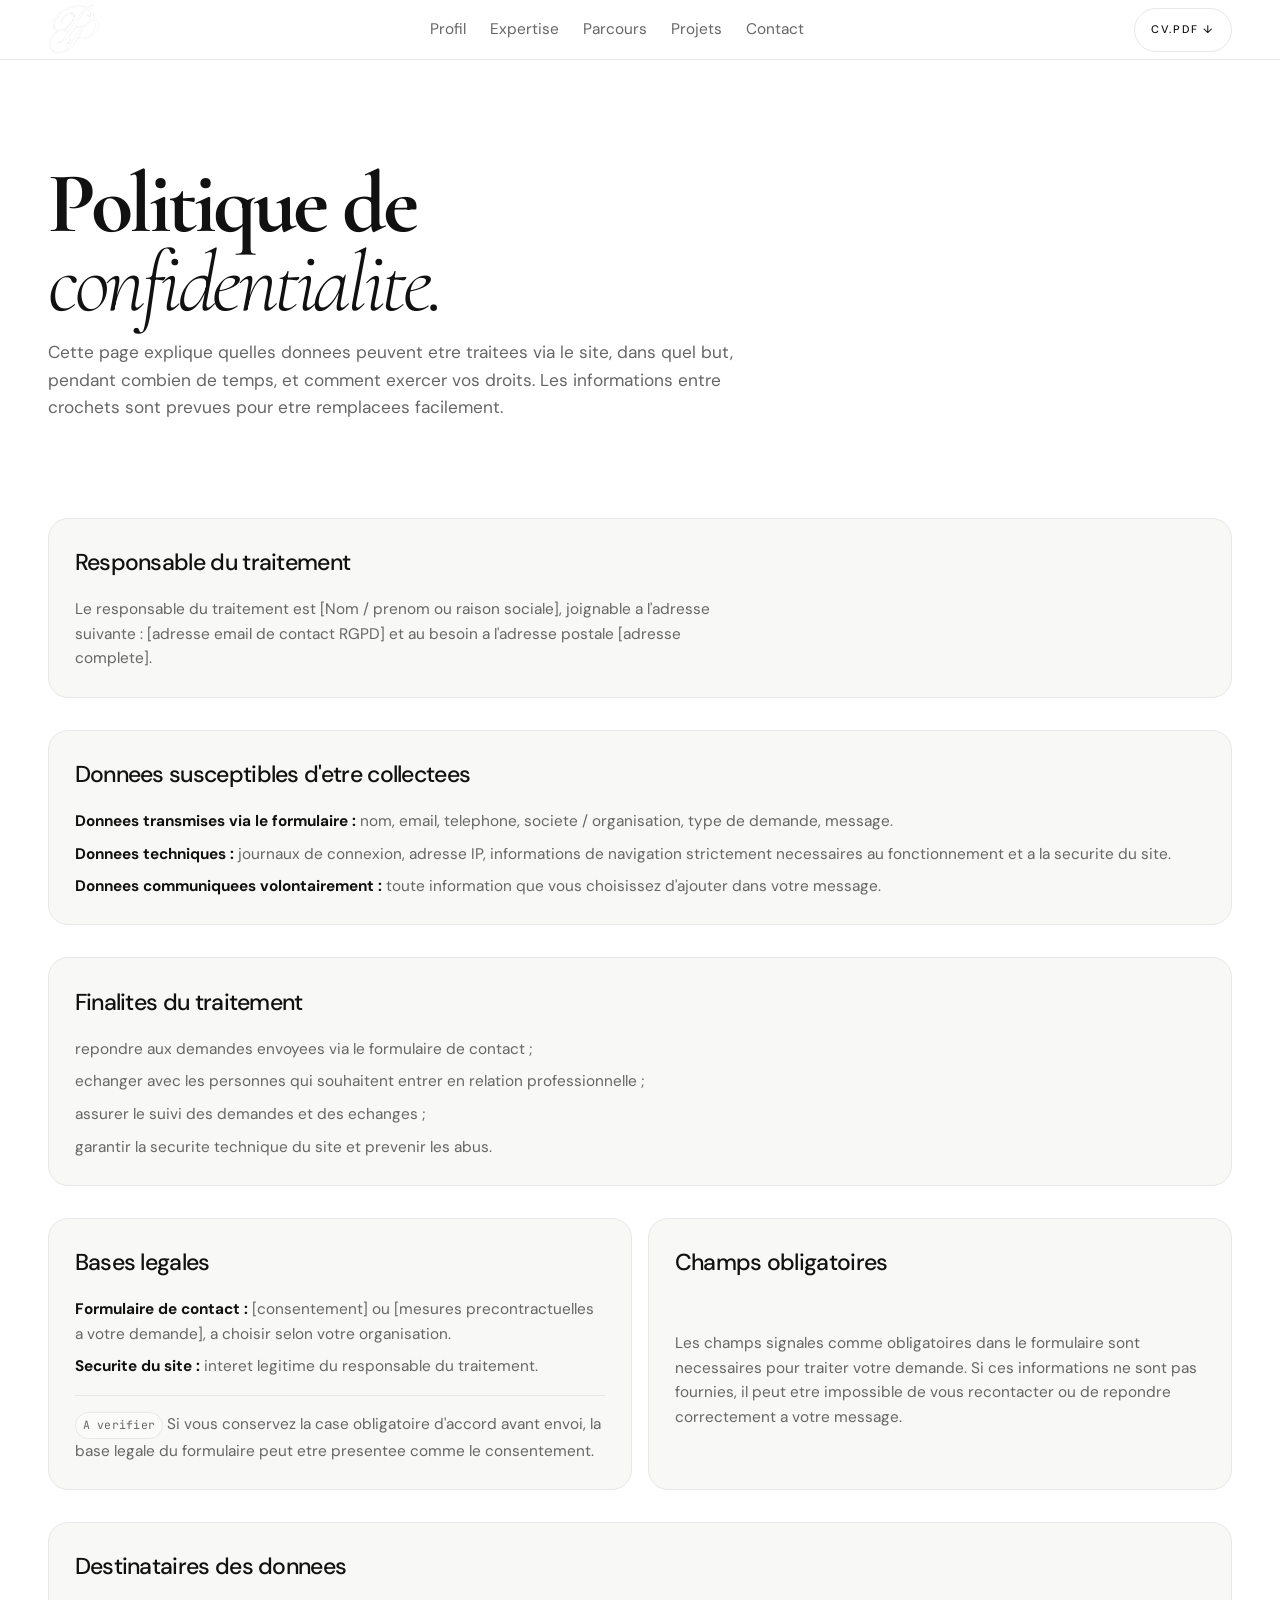
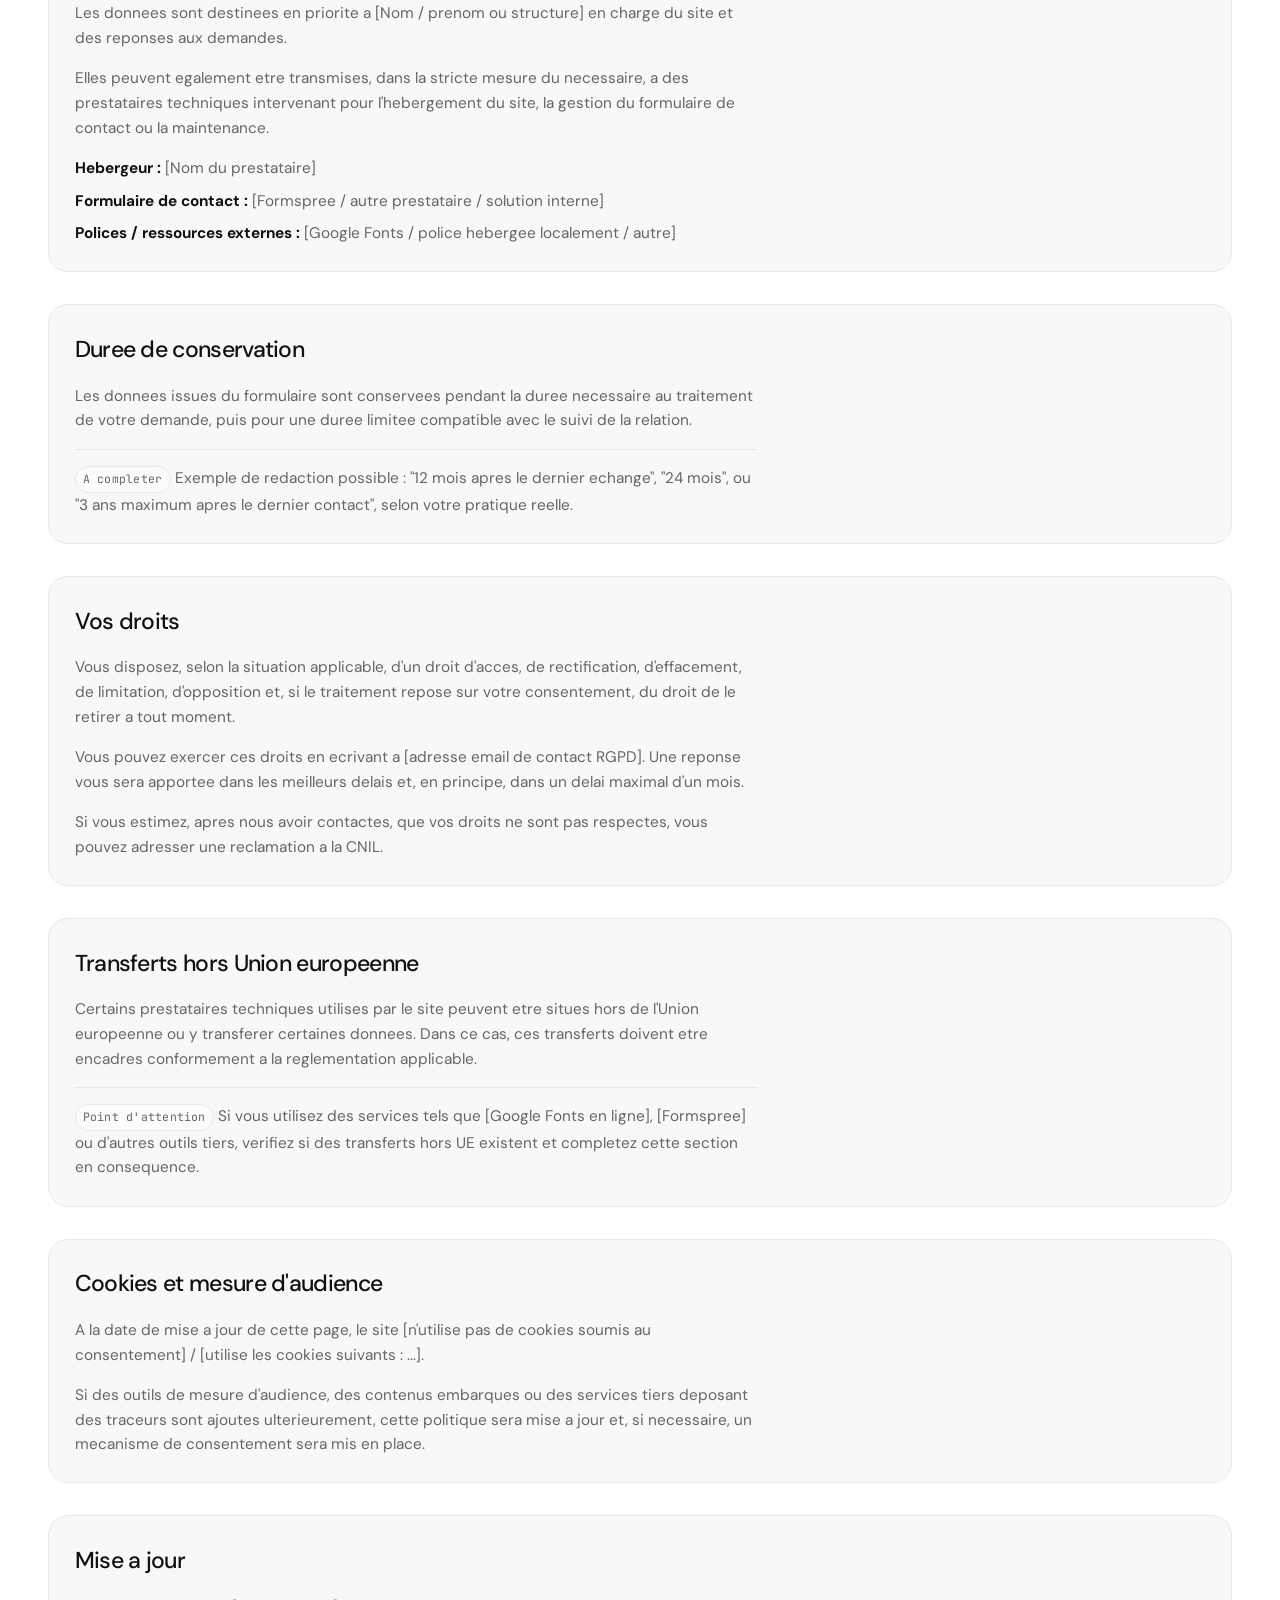
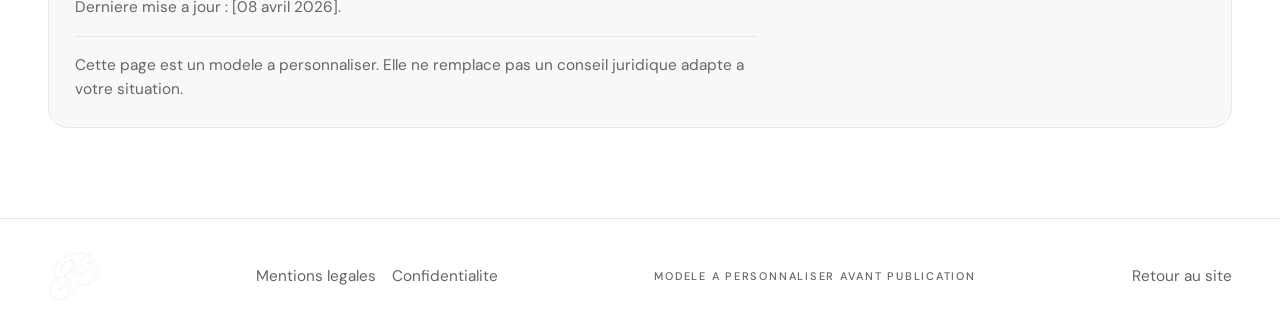
<file: confidentialite.html>
<!DOCTYPE html>
<html lang="fr">
  <head>
    <meta charset="UTF-8">
    <meta name="viewport" content="width=device-width, initial-scale=1.0">
    <title>Confidentialite - Pierre Proust</title>
    <meta
      name="description"
      content="Politique de confidentialite du site CV et portfolio de Pierre Proust."
    >

    <link rel="preconnect" href="https://fonts.googleapis.com">
    <link rel="preconnect" href="https://fonts.gstatic.com" crossorigin>
    <link
      rel="preload"
      as="style"
      href="https://fonts.googleapis.com/css2?family=Cormorant+Garamond:ital,wght@0,700;1,300;1,700&family=DM+Sans:wght@300;400;500&family=JetBrains+Mono:wght@400&display=swap"
    >
    <link
      rel="stylesheet"
      href="https://fonts.googleapis.com/css2?family=Cormorant+Garamond:ital,wght@0,700;1,300;1,700&family=DM+Sans:wght@300;400;500&family=JetBrains+Mono:wght@400&display=swap"
    >

    <link rel="stylesheet" href="/css/reset.css">
    <link rel="stylesheet" href="/css/tokens.css">
    <link rel="stylesheet" href="/css/typography.css">
    <link rel="stylesheet" href="/css/layout.css">
    <link rel="stylesheet" href="/css/components.css">
    <link rel="stylesheet" href="/css/animations.css">

    <link rel="icon" type="image/png" href="/assets/favicon-proust-pierre.png">
  </head>
  <body class="legal-shell">
    <header class="nav" id="nav" role="banner">
      <a href="/#hero" class="nav__logo" aria-label="Accueil">
        <img src="/assets/logo-proust-pierre.png" alt="Logo Pierre Proust">
      </a>

      <nav class="nav__desktop" aria-label="Navigation principale">
        <ul class="nav__links" role="list">
          <li><a href="/#about">Profil</a></li>
          <li><a href="/#expertise">Expertise</a></li>
          <li><a href="/#experience">Parcours</a></li>
          <li><a href="/#projects">Projets</a></li>
          <li><a href="/#contact">Contact</a></li>
        </ul>
      </nav>

      <div class="nav__actions">
        <a
          href="/assets/cv.pdf"
          class="nav__cta"
          download
          aria-label="Telecharger mon CV en PDF"
        >
          CV.pdf &darr;
        </a>
        <button
          class="nav__burger"
          type="button"
          aria-label="Ouvrir le menu"
          aria-expanded="false"
          aria-controls="nav-mobile"
        >
          <span></span>
          <span></span>
        </button>
      </div>

      <nav class="nav__panel" id="nav-mobile" aria-label="Navigation mobile">
        <ul class="nav__panel-links" role="list">
          <li><a href="/#about">Profil</a></li>
          <li><a href="/#expertise">Expertise</a></li>
          <li><a href="/#experience">Parcours</a></li>
          <li><a href="/#projects">Projets</a></li>
          <li><a href="/#contact">Contact</a></li>
        </ul>
        <a class="nav__panel-cta" href="/assets/cv.pdf" download>
          Telecharger le CV
        </a>
      </nav>
    </header>

    <main class="legal-main">
      <div class="container legal-stack">
        <section class="section-header">
          <h1 class="section-title">
            Politique de<br><em>confidentialite.</em>
          </h1>
          <p class="legal-intro">
            Cette page explique quelles donnees peuvent etre traitees via le
            site, dans quel but, pendant combien de temps, et comment exercer
            vos droits. Les informations entre crochets sont prevues pour etre
            remplacees facilement.
          </p>
        </section>

        <section class="legal-card" aria-labelledby="privacy-owner-title">
          <h2 id="privacy-owner-title">Responsable du traitement</h2>
          <p>
            Le responsable du traitement est [Nom / prenom ou raison sociale],
            joignable a l'adresse suivante : [adresse email de contact RGPD] et
            au besoin a l'adresse postale [adresse complete].
          </p>
        </section>

        <section class="legal-card" aria-labelledby="privacy-data-title">
          <h2 id="privacy-data-title">Donnees susceptibles d'etre collectees</h2>
          <ul class="legal-list" role="list">
            <li><strong>Donnees transmises via le formulaire :</strong> nom, email, telephone, societe / organisation, type de demande, message.</li>
            <li><strong>Donnees techniques :</strong> journaux de connexion, adresse IP, informations de navigation strictement necessaires au fonctionnement et a la securite du site.</li>
            <li><strong>Donnees communiquees volontairement :</strong> toute information que vous choisissez d'ajouter dans votre message.</li>
          </ul>
        </section>

        <section class="legal-card" aria-labelledby="privacy-purpose-title">
          <h2 id="privacy-purpose-title">Finalites du traitement</h2>
          <ul class="legal-list" role="list">
            <li>repondre aux demandes envoyees via le formulaire de contact ;</li>
            <li>echanger avec les personnes qui souhaitent entrer en relation professionnelle ;</li>
            <li>assurer le suivi des demandes et des echanges ;</li>
            <li>garantir la securite technique du site et prevenir les abus.</li>
          </ul>
        </section>

        <div class="legal-grid">
          <section class="legal-card" aria-labelledby="privacy-legal-basis-title">
            <h2 id="privacy-legal-basis-title">Bases legales</h2>
            <ul class="legal-list" role="list">
              <li><strong>Formulaire de contact :</strong> [consentement] ou [mesures precontractuelles a votre demande], a choisir selon votre organisation.</li>
              <li><strong>Securite du site :</strong> interet legitime du responsable du traitement.</li>
            </ul>
            <p class="legal-note">
              <span class="legal-placeholder">A verifier</span>
              Si vous conservez la case obligatoire d'accord avant envoi, la
              base legale du formulaire peut etre presentee comme le
              consentement.
            </p>
          </section>

          <section class="legal-card" aria-labelledby="privacy-required-title">
            <h2 id="privacy-required-title">Champs obligatoires</h2>
            <p>
              Les champs signales comme obligatoires dans le formulaire sont
              necessaires pour traiter votre demande. Si ces informations ne
              sont pas fournies, il peut etre impossible de vous recontacter ou
              de repondre correctement a votre message.
            </p>
          </section>
        </div>

        <section class="legal-card" aria-labelledby="privacy-recipients-title">
          <h2 id="privacy-recipients-title">Destinataires des donnees</h2>
          <p>
            Les donnees sont destinees en priorite a [Nom / prenom ou structure]
            en charge du site et des reponses aux demandes.
          </p>
          <p>
            Elles peuvent egalement etre transmises, dans la stricte mesure du
            necessaire, a des prestataires techniques intervenant pour
            l'hebergement du site, la gestion du formulaire de contact ou la
            maintenance.
          </p>
          <ul class="legal-list" role="list">
            <li><strong>Hebergeur :</strong> [Nom du prestataire]</li>
            <li><strong>Formulaire de contact :</strong> [Formspree / autre prestataire / solution interne]</li>
            <li><strong>Polices / ressources externes :</strong> [Google Fonts / police hebergee localement / autre]</li>
          </ul>
        </section>

        <section class="legal-card" aria-labelledby="privacy-retention-title">
          <h2 id="privacy-retention-title">Duree de conservation</h2>
          <p>
            Les donnees issues du formulaire sont conservees pendant la duree
            necessaire au traitement de votre demande, puis pour une duree
            limitee compatible avec le suivi de la relation.
          </p>
          <p class="legal-note">
            <span class="legal-placeholder">A completer</span>
            Exemple de redaction possible : "12 mois apres le dernier echange",
            "24 mois", ou "3 ans maximum apres le dernier contact", selon votre
            pratique reelle.
          </p>
        </section>

        <section class="legal-card" aria-labelledby="privacy-rights-title">
          <h2 id="privacy-rights-title">Vos droits</h2>
          <p>
            Vous disposez, selon la situation applicable, d'un droit d'acces,
            de rectification, d'effacement, de limitation, d'opposition et, si
            le traitement repose sur votre consentement, du droit de le retirer
            a tout moment.
          </p>
          <p>
            Vous pouvez exercer ces droits en ecrivant a [adresse email de
            contact RGPD]. Une reponse vous sera apportee dans les meilleurs
            delais et, en principe, dans un delai maximal d'un mois.
          </p>
          <p>
            Si vous estimez, apres nous avoir contactes, que vos droits ne sont
            pas respectes, vous pouvez adresser une reclamation a la CNIL.
          </p>
        </section>

        <section class="legal-card" aria-labelledby="privacy-transfer-title">
          <h2 id="privacy-transfer-title">Transferts hors Union europeenne</h2>
          <p>
            Certains prestataires techniques utilises par le site peuvent etre
            situes hors de l'Union europeenne ou y transferer certaines donnees.
            Dans ce cas, ces transferts doivent etre encadres conformement a la
            reglementation applicable.
          </p>
          <p class="legal-note">
            <span class="legal-placeholder">Point d'attention</span>
            Si vous utilisez des services tels que [Google Fonts en ligne],
            [Formspree] ou d'autres outils tiers, verifiez si des transferts
            hors UE existent et completez cette section en consequence.
          </p>
        </section>

        <section class="legal-card" aria-labelledby="privacy-cookies-title">
          <h2 id="privacy-cookies-title">Cookies et mesure d'audience</h2>
          <p>
            A la date de mise a jour de cette page, le site [n'utilise pas de
            cookies soumis au consentement] / [utilise les cookies suivants :
            ...].
          </p>
          <p>
            Si des outils de mesure d'audience, des contenus embarques ou des
            services tiers deposant des traceurs sont ajoutes ulterieurement,
            cette politique sera mise a jour et, si necessaire, un mecanisme de
            consentement sera mis en place.
          </p>
        </section>

        <section class="legal-card" aria-labelledby="privacy-update-title">
          <h2 id="privacy-update-title">Mise a jour</h2>
          <p>
            Derniere mise a jour : [08 avril 2026].
          </p>
          <p class="legal-note">
            Cette page est un modele a personnaliser. Elle ne remplace pas un
            conseil juridique adapte a votre situation.
          </p>
        </section>
      </div>
    </main>

    <footer class="footer" role="contentinfo">
      <div class="container footer__inner">
        <a href="/" class="footer__brand" aria-label="Retour a l'accueil">
          <img src="/assets/logo-proust-pierre.png" alt="Logo Pierre Proust">
        </a>
        <nav class="footer__nav" aria-label="Pages legales">
          <a href="/mentions-legales.html">Mentions legales</a>
          <a href="/confidentialite.html" aria-current="page">Confidentialite</a>
        </nav>
        <p class="footer__credit">Modele a personnaliser avant publication</p>
        <a href="/" class="footer__top">Retour au site</a>
      </div>
    </footer>

    <script type="module">
      import { initNav } from "/js/nav.js";

      initNav();
    </script>
  </body>
</html>
</file>
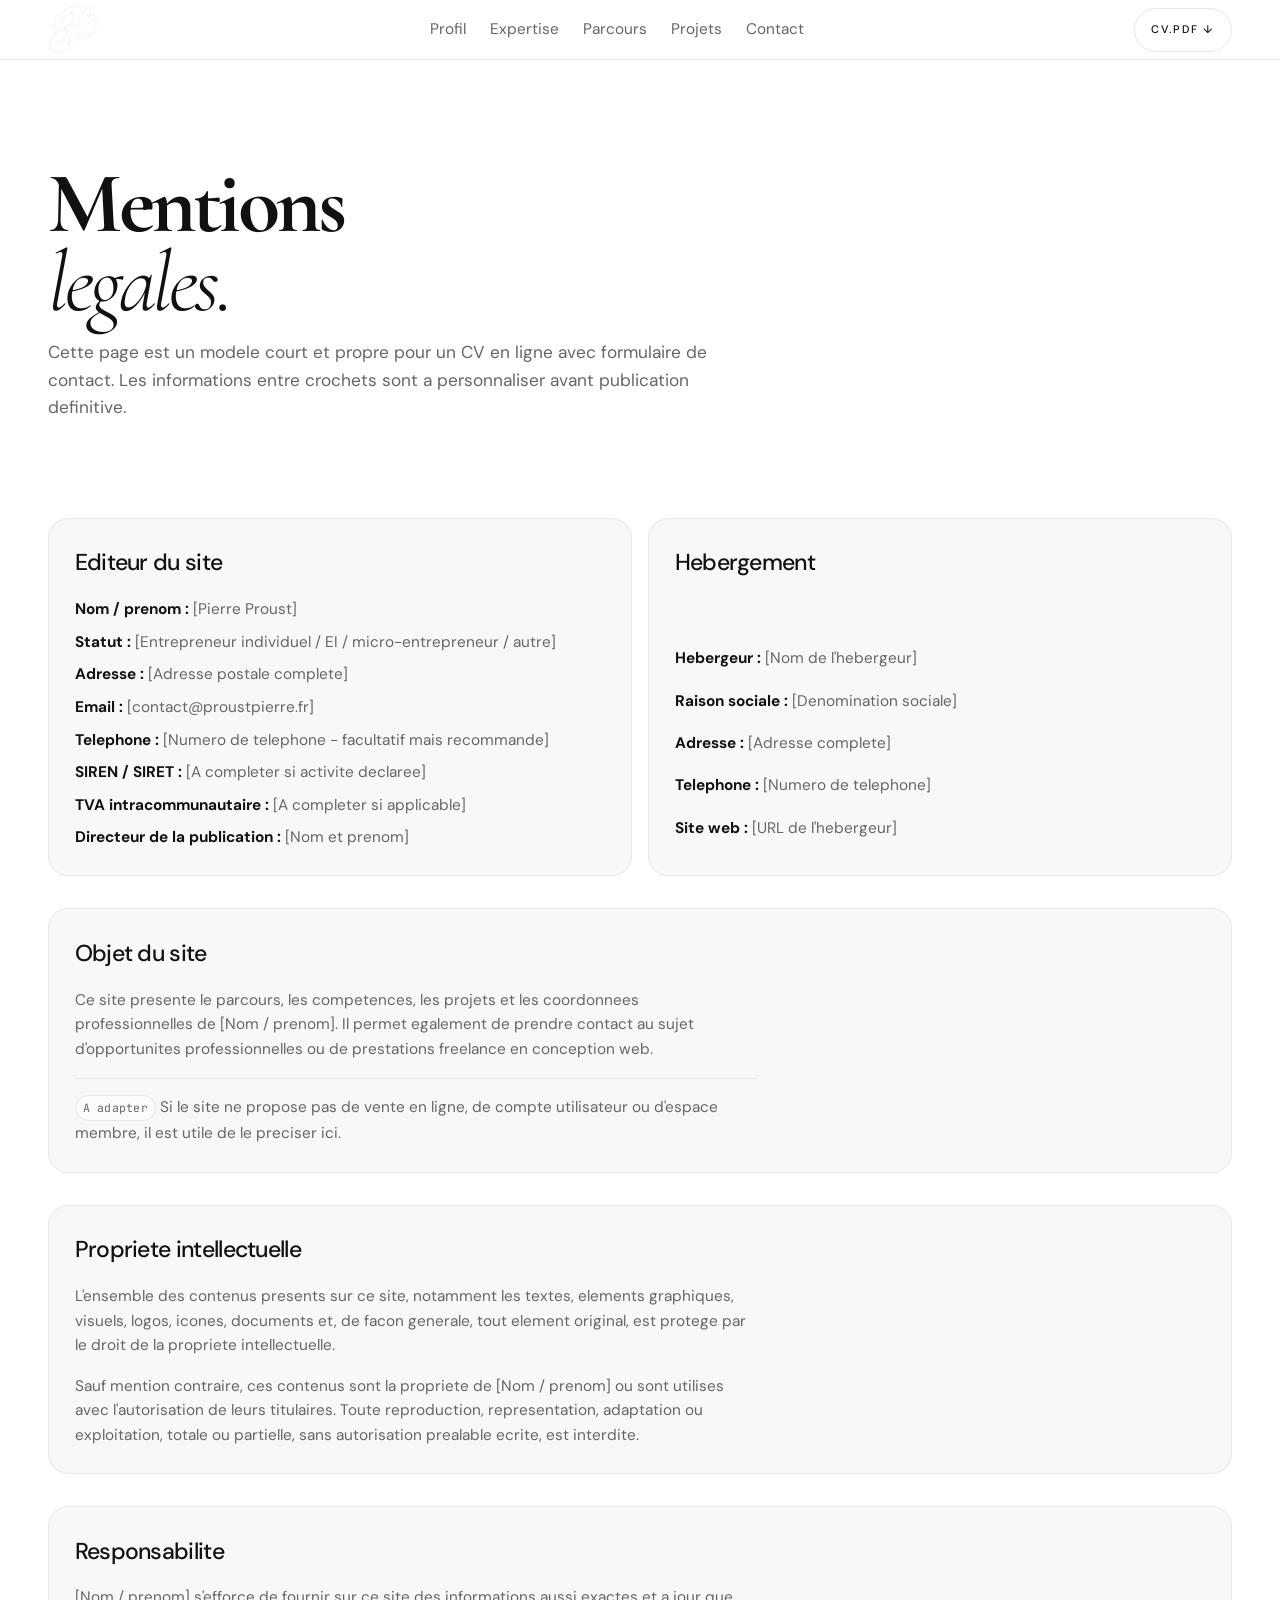
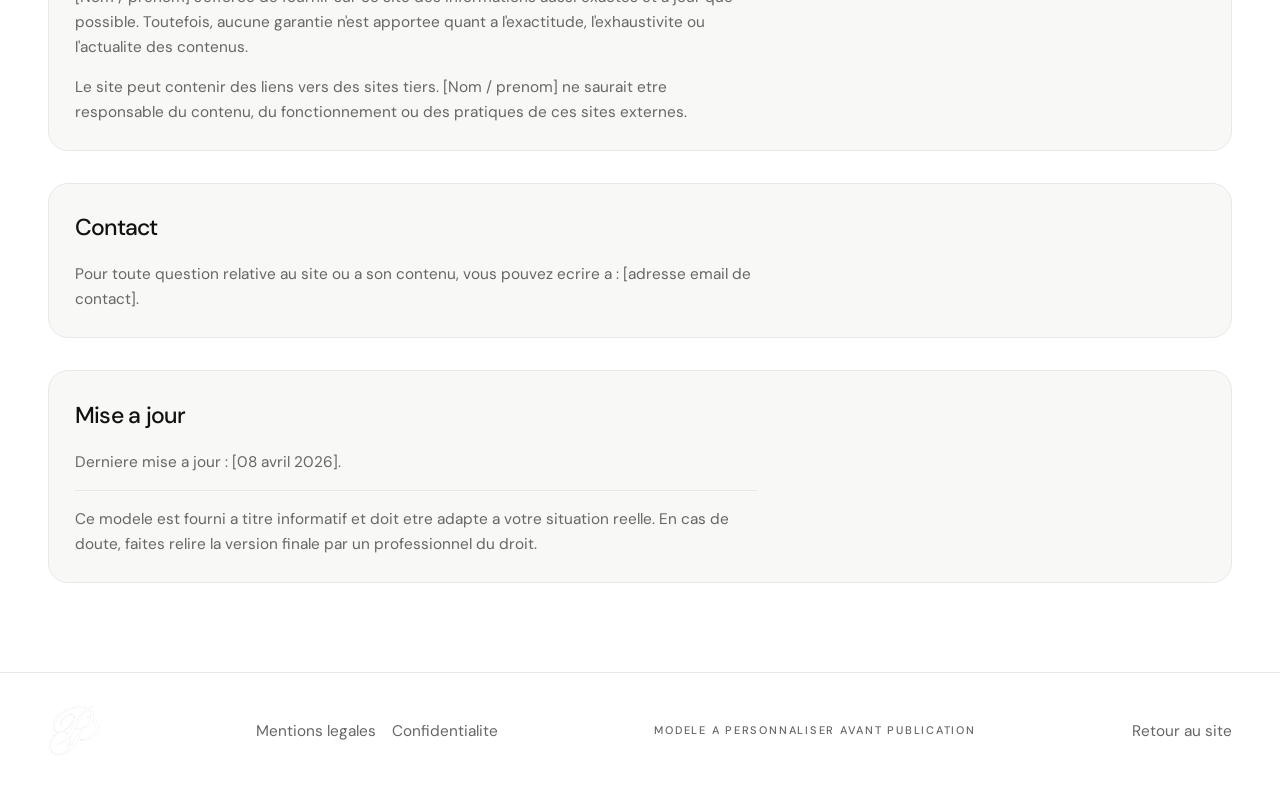
<file: mentions-legales.html>
<!DOCTYPE html>
<html lang="fr">
  <head>
    <meta charset="UTF-8">
    <meta name="viewport" content="width=device-width, initial-scale=1.0">
    <title>Mentions legales - Pierre Proust</title>
    <meta
      name="description"
      content="Mentions legales du site CV et portfolio de Pierre Proust."
    >

    <link rel="preconnect" href="https://fonts.googleapis.com">
    <link rel="preconnect" href="https://fonts.gstatic.com" crossorigin>
    <link
      rel="preload"
      as="style"
      href="https://fonts.googleapis.com/css2?family=Cormorant+Garamond:ital,wght@0,700;1,300;1,700&family=DM+Sans:wght@300;400;500&family=JetBrains+Mono:wght@400&display=swap"
    >
    <link
      rel="stylesheet"
      href="https://fonts.googleapis.com/css2?family=Cormorant+Garamond:ital,wght@0,700;1,300;1,700&family=DM+Sans:wght@300;400;500&family=JetBrains+Mono:wght@400&display=swap"
    >

    <link rel="stylesheet" href="/css/reset.css">
    <link rel="stylesheet" href="/css/tokens.css">
    <link rel="stylesheet" href="/css/typography.css">
    <link rel="stylesheet" href="/css/layout.css">
    <link rel="stylesheet" href="/css/components.css">
    <link rel="stylesheet" href="/css/animations.css">

    <link rel="icon" type="image/png" href="/assets/favicon-proust-pierre.png">
  </head>
  <body class="legal-shell">
    <header class="nav" id="nav" role="banner">
      <a href="/#hero" class="nav__logo" aria-label="Accueil">
        <img src="/assets/logo-proust-pierre.png" alt="Logo Pierre Proust">
      </a>

      <nav class="nav__desktop" aria-label="Navigation principale">
        <ul class="nav__links" role="list">
          <li><a href="/#about">Profil</a></li>
          <li><a href="/#expertise">Expertise</a></li>
          <li><a href="/#experience">Parcours</a></li>
          <li><a href="/#projects">Projets</a></li>
          <li><a href="/#contact">Contact</a></li>
        </ul>
      </nav>

      <div class="nav__actions">
        <a
          href="/assets/cv.pdf"
          class="nav__cta"
          download
          aria-label="Telecharger mon CV en PDF"
        >
          CV.pdf &darr;
        </a>
        <button
          class="nav__burger"
          type="button"
          aria-label="Ouvrir le menu"
          aria-expanded="false"
          aria-controls="nav-mobile"
        >
          <span></span>
          <span></span>
        </button>
      </div>

      <nav class="nav__panel" id="nav-mobile" aria-label="Navigation mobile">
        <ul class="nav__panel-links" role="list">
          <li><a href="/#about">Profil</a></li>
          <li><a href="/#expertise">Expertise</a></li>
          <li><a href="/#experience">Parcours</a></li>
          <li><a href="/#projects">Projets</a></li>
          <li><a href="/#contact">Contact</a></li>
        </ul>
        <a class="nav__panel-cta" href="/assets/cv.pdf" download>
          Telecharger le CV
        </a>
      </nav>
    </header>

    <main class="legal-main">
      <div class="container legal-stack">
        <section class="section-header">
          <h1 class="section-title">
            Mentions<br><em>legales.</em>
          </h1>
          <p class="legal-intro">
            Cette page est un modele court et propre pour un CV en ligne avec
            formulaire de contact. Les informations entre crochets sont a
            personnaliser avant publication definitive.
          </p>
        </section>

        <div class="legal-grid">
          <section class="legal-card" aria-labelledby="legal-editor-title">
            <h2 id="legal-editor-title">Editeur du site</h2>
            <ul class="legal-list" role="list">
              <li><strong>Nom / prenom :</strong> [Pierre Proust]</li>
              <li><strong>Statut :</strong> [Entrepreneur individuel / EI / micro-entrepreneur / autre]</li>
              <li><strong>Adresse :</strong> [Adresse postale complete]</li>
              <li><strong>Email :</strong> [contact@proustpierre.fr]</li>
              <li><strong>Telephone :</strong> [Numero de telephone - facultatif mais recommande]</li>
              <li><strong>SIREN / SIRET :</strong> [A completer si activite declaree]</li>
              <li><strong>TVA intracommunautaire :</strong> [A completer si applicable]</li>
              <li><strong>Directeur de la publication :</strong> [Nom et prenom]</li>
            </ul>
          </section>

          <section class="legal-card" aria-labelledby="legal-host-title">
            <h2 id="legal-host-title">Hebergement</h2>
            <ul class="legal-list" role="list">
              <li><strong>Hebergeur :</strong> [Nom de l'hebergeur]</li>
              <li><strong>Raison sociale :</strong> [Denomination sociale]</li>
              <li><strong>Adresse :</strong> [Adresse complete]</li>
              <li><strong>Telephone :</strong> [Numero de telephone]</li>
              <li><strong>Site web :</strong> [URL de l'hebergeur]</li>
            </ul>
          </section>
        </div>

        <section class="legal-card" aria-labelledby="legal-purpose-title">
          <h2 id="legal-purpose-title">Objet du site</h2>
          <p>
            Ce site presente le parcours, les competences, les projets et les
            coordonnees professionnelles de [Nom / prenom]. Il permet egalement
            de prendre contact au sujet d'opportunites professionnelles ou de
            prestations freelance en conception web.
          </p>
          <p class="legal-note">
            <span class="legal-placeholder">A adapter</span>
            Si le site ne propose pas de vente en ligne, de compte utilisateur
            ou d'espace membre, il est utile de le preciser ici.
          </p>
        </section>

        <section class="legal-card" aria-labelledby="legal-ip-title">
          <h2 id="legal-ip-title">Propriete intellectuelle</h2>
          <p>
            L'ensemble des contenus presents sur ce site, notamment les textes,
            elements graphiques, visuels, logos, icones, documents et, de facon
            generale, tout element original, est protege par le droit de la
            propriete intellectuelle.
          </p>
          <p>
            Sauf mention contraire, ces contenus sont la propriete de [Nom /
            prenom] ou sont utilises avec l'autorisation de leurs titulaires.
            Toute reproduction, representation, adaptation ou exploitation,
            totale ou partielle, sans autorisation prealable ecrite, est
            interdite.
          </p>
        </section>

        <section class="legal-card" aria-labelledby="legal-liability-title">
          <h2 id="legal-liability-title">Responsabilite</h2>
          <p>
            [Nom / prenom] s'efforce de fournir sur ce site des informations
            aussi exactes et a jour que possible. Toutefois, aucune garantie
            n'est apportee quant a l'exactitude, l'exhaustivite ou l'actualite
            des contenus.
          </p>
          <p>
            Le site peut contenir des liens vers des sites tiers. [Nom /
            prenom] ne saurait etre responsable du contenu, du fonctionnement ou
            des pratiques de ces sites externes.
          </p>
        </section>

        <section class="legal-card" aria-labelledby="legal-contact-title">
          <h2 id="legal-contact-title">Contact</h2>
          <p>
            Pour toute question relative au site ou a son contenu, vous pouvez
            ecrire a : [adresse email de contact].
          </p>
        </section>

        <section class="legal-card" aria-labelledby="legal-update-title">
          <h2 id="legal-update-title">Mise a jour</h2>
          <p>
            Derniere mise a jour : [08 avril 2026].
          </p>
          <p class="legal-note">
            Ce modele est fourni a titre informatif et doit etre adapte a votre
            situation reelle. En cas de doute, faites relire la version finale
            par un professionnel du droit.
          </p>
        </section>
      </div>
    </main>

    <footer class="footer" role="contentinfo">
      <div class="container footer__inner">
        <a href="/" class="footer__brand" aria-label="Retour a l'accueil">
          <img src="/assets/logo-proust-pierre.png" alt="Logo Pierre Proust">
        </a>
        <nav class="footer__nav" aria-label="Pages legales">
          <a href="/mentions-legales.html" aria-current="page">Mentions legales</a>
          <a href="/confidentialite.html">Confidentialite</a>
        </nav>
        <p class="footer__credit">Modele a personnaliser avant publication</p>
        <a href="/" class="footer__top">Retour au site</a>
      </div>
    </footer>

    <script type="module">
      import { initNav } from "/js/nav.js";

      initNav();
    </script>
  </body>
</html>
</file>
<file: css/tokens.css>
:root {
  --c-black: #111111;
  --c-white: #ffffff;
  --c-gray-100: #f8f8f6;
  --c-gray-200: #e8e8e8;
  --c-gray-400: #aaaaaa;
  --c-gray-600: #666666;
  --c-ink-fixed: #0b0b0c;
  --c-white-fixed: #ffffff;
  --c-line-fixed: rgba(255, 255, 255, 0.1);
  --c-muted-fixed: rgba(255, 255, 255, 0.72);

  --font-display: "Cormorant Garamond", Georgia, serif;
  --font-body: "DM Sans", system-ui, sans-serif;
  --font-mono: "JetBrains Mono", monospace;

  --text-hero: clamp(3.5rem, 10vw, 8rem);
  --text-section: clamp(2.6rem, 7vw, 5.4rem);
  --text-h3: clamp(1.25rem, 2.5vw, 1.75rem);
  --text-body: clamp(0.95rem, 1.2vw, 1rem);
  --text-small: 0.8125rem;
  --text-label: 0.6875rem;

  --space-xs: 0.25rem;
  --space-sm: 0.5rem;
  --space-md: 1rem;
  --space-lg: 2rem;
  --space-xl: 4rem;
  --space-2xl: 8rem;
  --space-3xl: 10rem;

  --container: 1280px;
  --gutter: clamp(1.25rem, 4vw, 3rem);
  --nav-height: 60px;

  --border: 1px solid var(--c-gray-200);
  --radius-sm: 4px;
  --radius-md: 8px;

  --ease-out: cubic-bezier(0.16, 1, 0.3, 1);
  --ease-in-out: cubic-bezier(0.87, 0, 0.13, 1);
  --duration-fast: 200ms;
  --duration-std: 400ms;
  --duration-slow: 700ms;
  --ticker-duration: 30s;

  color-scheme: light dark;
}

@media (prefers-color-scheme: dark) {
  :root {
    --c-black: #eeeeee;
    --c-white: #0e0e0e;
    --c-gray-100: #161616;
    --c-gray-200: #2a2a2a;
    --c-gray-400: #666666;
    --c-gray-600: #888888;
  }
}
</file>
<file: css/typography.css>
/* Document */
html {
  background: var(--c-white);
  color: var(--c-black);
}

body {
  background: var(--c-white);
  color: var(--c-black);
  font-family: var(--font-body);
  font-size: var(--text-body);
  line-height: 1.6;
}

p {
  max-width: 62ch;
}

h1,
h2,
h3 {
  font-weight: 400;
}

.label,
.section-label,
.tag,
.filter-btn,
.nav__cta,
.timeline__date,
.footer__copy,
.footer__credit {
  font-family: var(--font-body);
  font-size: var(--text-label);
  font-weight: 500;
  letter-spacing: 0.16em;
  text-transform: uppercase;
}

.section-label {
  display: inline-flex;
  color: var(--c-gray-400);
  margin-bottom: var(--space-md);
}

.section-title,
.contact__title {
  font-family: var(--font-display);
  font-size: var(--text-section);
  font-weight: 700;
  line-height: 0.92;
  letter-spacing: -0.04em;
}

.section-title em,
.contact__title em {
  font-style: italic;
  font-weight: 300;
}

.about__headline {
  font-family: var(--font-display);
  font-size: var(--text-section);
  font-weight: 700;
  line-height: 0.92;
  letter-spacing: -0.04em;
  color: var(--c-white-fixed);
}

.about__headline em {
  font-style: italic;
  font-weight: 300;
}

.about__lede {
  max-width: 34rem;
  font-size: clamp(1rem, 1.6vw, 1.2rem);
  color: var(--c-muted-fixed);
}

.expertise__summary {
  max-width: 26rem;
  color: var(--c-gray-600);
  font-size: clamp(1rem, 1.4vw, 1.08rem);
}

.hero__title-stage {
  position: relative;
  isolation: isolate;
}

.hero__title-backdrop {
  position: absolute;
  inset: 50% auto auto 50%;
  z-index: -1;
  width: min(100vw, 78rem);
  transform: translate(-50%, -50%);
  pointer-events: none;
}

.hero__backline {
  display: block;
  font-family: var(--font-body);
  font-size: clamp(2.1rem, 8vw, 5.75rem);
  font-weight: 500;
  line-height: 0.88;
  letter-spacing: -0.08em;
  text-transform: lowercase;
  white-space: nowrap;
  color: rgba(17, 17, 17, 0.055);
  mix-blend-mode: multiply;
}

@media (prefers-color-scheme: dark) {
  .hero__backline {
    color: rgba(255, 255, 255, 0.08);
    mix-blend-mode: screen;
  }
}

.hero__backline--1,
.hero__backline--3 {
  text-align: left;
}

.hero__backline--2 {
  text-align: right;
}

.hero__title {
  font-family: var(--font-display);
  font-size: var(--text-hero);
  font-weight: 700;
  line-height: 0.96;
  letter-spacing: -0.05em;
  color: var(--c-black);
}

.hero__title > .hero__line {
  display: block;
  margin-bottom: 0.08em;
}

.hero__title > .hero__line:last-child {
  margin-bottom: 0;
}

.hero__title em {
  font-style: italic;
  font-weight: 300;
}

.hero__title > .hero__line > span,
.hero__title > .hero__line > em {
  display: block;
}

.hero__desc,
.contact__note,
.project-card__overlay p,
.timeline__missions,
.expertise__card ul {
  color: var(--c-gray-600);
}

.hero__desc,
.contact__note {
  font-size: clamp(1rem, 1.5vw, 1.125rem);
}

.expertise__card h3,
.education__school,
.project-card__title,
.timeline__role {
  line-height: 1;
}

.expertise__card h3 {
  font-family: var(--font-body);
  font-size: clamp(1.45rem, 2.2vw, 2.25rem);
  font-weight: 500;
  line-height: 0.95;
  letter-spacing: -0.05em;
}

.education__school {
  font-family: var(--font-display);
  font-size: clamp(2.3rem, 5vw, 4.4rem);
  font-style: italic;
  font-weight: 700;
  letter-spacing: -0.04em;
}

.project-card__title,
.timeline__role {
  font-family: var(--font-display);
  font-size: var(--text-h3);
  font-weight: 700;
  letter-spacing: -0.03em;
}

.timeline__role {
  font-family: var(--font-body);
  font-size: clamp(1.35rem, 2vw, 2rem);
  font-weight: 500;
  line-height: 0.96;
  letter-spacing: -0.05em;
}

.timeline__missions,
.expertise__card ul,
.contact__social,
.project-card__links {
  display: grid;
  gap: var(--space-md);
}

.expertise__kicker {
  font-size: var(--text-label);
  font-weight: 500;
  letter-spacing: 0.16em;
  text-transform: uppercase;
  color: var(--c-gray-400);
}

.expertise__lead {
  max-width: 24ch;
  color: var(--c-gray-600);
  font-size: clamp(1rem, 1.3vw, 1.08rem);
  line-height: 1.45;
}

.education__intro,
.education__copy,
.education__meta,
.education__degree {
  color: var(--c-gray-600);
}

.education__intro {
  max-width: 36rem;
  font-size: clamp(1rem, 1.35vw, 1.08rem);
}

.education__degree {
  font-family: var(--font-body);
  font-size: clamp(1rem, 1.5vw, 1.14rem);
}

.education__meta,
.education__date,
.education__kicker {
  font-family: var(--font-mono);
  font-size: 0.74rem;
  letter-spacing: 0.08em;
  text-transform: uppercase;
}

.education__kicker,
.education__date {
  color: var(--c-gray-400);
}

.contact__email {
  font-family: var(--font-display);
  font-size: clamp(1.75rem, 4vw, 3rem);
  font-style: italic;
  line-height: 1;
  letter-spacing: -0.03em;
}

.timeline__company-name,
.project-card__category,
.stat__label {
  color: var(--c-gray-600);
}

.legal-intro,
.legal-card p,
.legal-card li,
.footer__nav a,
.legal-back {
  color: var(--c-gray-600);
}

.legal-intro {
  max-width: 58ch;
  font-size: clamp(1rem, 1.45vw, 1.08rem);
}

.legal-card h2 {
  font-family: var(--font-body);
  font-size: clamp(1.15rem, 1.8vw, 1.45rem);
  font-weight: 500;
  letter-spacing: -0.03em;
}

.legal-card h3 {
  font-family: var(--font-body);
  font-size: 1rem;
  font-weight: 500;
}

.legal-list strong {
  color: var(--c-black);
}

.timeline__caption {
  max-width: 28ch;
  color: var(--c-gray-600);
  font-size: clamp(0.96rem, 1.2vw, 1.02rem);
  line-height: 1.45;
}

.about__proof-copy strong,
.about__metric-top {
  font-size: 0.63rem;
  font-weight: 500;
  letter-spacing: 0.16em;
  text-transform: uppercase;
}

.about__proof-copy strong,
.about__proof-copy span,
.about__metric-top,
.about__caption p,
.about__stat .stat__label {
  color: var(--c-white-fixed);
}

.about__proof-copy strong {
  line-height: 1.2;
}

.about__proof-copy span,
.about__caption p,
.about__stat .stat__label {
  font-size: clamp(0.92rem, 1vw, 1rem);
  line-height: 1.4;
  opacity: 0.72;
}
</file>
<file: css/layout.css>
/* Shared layout */
body.has-menu-open {
  overflow: hidden;
}

.container {
  width: min(100% - (var(--gutter) * 2), var(--container));
  margin-inline: auto;
}

.section {
  padding-block: clamp(4rem, 9vw, var(--space-3xl));
  border-top: var(--border);
}

.section-header {
  display: grid;
  gap: var(--space-md);
  margin-bottom: clamp(2rem, 5vw, var(--space-xl));
}

.section-header--projects {
  align-items: end;
}

.hero {
  padding-top: calc(var(--nav-height) + 1.5rem);
  padding-bottom: var(--space-xl);
}

.hero__container {
  display: grid;
  gap: var(--space-lg);
  justify-items: center;
  text-align: center;
}

.hero__body {
  display: grid;
  gap: var(--space-lg);
  justify-items: center;
}

.hero__actions,
.filter-bar,
.timeline__tags,
.contact__social,
.project-card__links,
.footer__inner {
  display: flex;
  flex-wrap: wrap;
  gap: var(--space-sm);
}

.about__grid,
.contact__grid {
  display: grid;
  gap: clamp(2rem, 6vw, var(--space-xl));
}

.about__panel {
  display: grid;
  gap: clamp(1.5rem, 4vw, var(--space-xl));
}

.about__content {
  display: grid;
  align-content: space-between;
  gap: clamp(0.75rem, 2vw, 1.25rem);
}

.about__stats {
  display: grid;
  grid-template-columns: repeat(3, minmax(0, 1fr));
  gap: var(--space-md);
  align-items: stretch;
}

.about__media {
  display: grid;
  gap: var(--space-lg);
}

.expertise__layout,
.expertise__grid,
.education__grid,
.projects__grid {
  display: grid;
}

.timeline {
  position: relative;
  display: grid;
  gap: clamp(1rem, 2vw, 1.25rem);
  padding-left: clamp(1.25rem, 4vw, 2.75rem);
}

.timeline__item {
  position: relative;
  padding-left: clamp(1.25rem, 3vw, 2.25rem);
}

.projects__grid {
  gap: clamp(1rem, 2vw, 1.5rem);
}

.contact__left {
  display: grid;
  align-content: start;
  gap: clamp(1.1rem, 2vw, 1.5rem);
}

.contact__right {
  border-top: var(--border);
  padding-top: var(--space-lg);
}

.legal-shell {
  min-height: 100vh;
  display: grid;
  grid-template-rows: auto 1fr auto;
}

.legal-header {
  padding-top: clamp(2rem, 5vw, 3rem);
  padding-bottom: var(--space-lg);
}

.legal-header__inner {
  display: flex;
  flex-wrap: wrap;
  align-items: flex-start;
  justify-content: space-between;
  gap: var(--space-md);
}

.legal-main {
  padding-top: clamp(4rem, 9vw, 6.5rem);
  padding-bottom: clamp(3rem, 7vw, var(--space-2xl));
}

.legal-stack {
  display: grid;
  gap: clamp(1.5rem, 4vw, 2rem);
}

.legal-grid {
  display: grid;
  gap: var(--space-md);
}

.footer__nav {
  display: flex;
  flex-wrap: wrap;
  gap: 0.4rem 1rem;
}

.footer {
  border-top: var(--border);
  padding-block: var(--space-lg);
}

.footer__inner {
  align-items: center;
  justify-content: space-between;
}

@media (min-width: 768px) {
  .hero {
    padding-top: calc(var(--nav-height) + 2rem);
    padding-bottom: clamp(2.5rem, 6vw, var(--space-2xl));
  }

  .about__grid,
  .contact__grid {
    grid-template-columns: minmax(0, 1fr) minmax(0, 1fr);
    align-items: start;
  }

  .about__panel {
    grid-template-columns: minmax(0, 0.95fr) minmax(0, 0.9fr);
    align-items: stretch;
  }

  .contact__right {
    border-top: 0;
    padding-top: 0;
  }

  .legal-grid {
    grid-template-columns: repeat(2, minmax(0, 1fr));
  }

  .expertise__grid {
    grid-template-columns: repeat(2, minmax(0, 1fr));
  }

  .education__grid {
    grid-template-columns: repeat(2, minmax(0, 1fr));
  }

  .expertise__layout {
    gap: clamp(1.5rem, 3vw, 2rem);
  }

  .projects__grid {
    grid-template-columns: repeat(2, minmax(0, 1fr));
  }

  .section-header--projects {
    grid-template-columns: minmax(0, 1fr) auto;
  }
}

@media (min-width: 1024px) {
  .expertise__layout {
    grid-template-columns: minmax(240px, 0.7fr) minmax(0, 1.3fr);
    align-items: start;
  }

  .expertise__intro {
    position: sticky;
    top: calc(var(--nav-height) + 2rem);
    align-self: start;
  }

  .expertise__grid {
    grid-template-columns: repeat(12, minmax(0, 1fr));
  }

  .timeline__item {
    width: 100%;
    padding-left: 2.5rem;
  }

  .timeline__item--left {
    margin-right: 14%;
  }

  .timeline__item--right {
    margin-left: 14%;
  }
}

@media (max-width: 767px) {
  .hero__title {
    font-size: clamp(3rem, 14vw, 5rem);
  }

  .about__stats {
    grid-template-columns: repeat(3, minmax(220px, 1fr));
    overflow-x: auto;
    padding-bottom: 0.25rem;
  }

  .expertise__grid,
  .projects__grid {
    grid-template-columns: 1fr;
  }

  .contact__grid {
    grid-template-columns: 1fr;
  }
}
</file>
<file: css/components.css>
/* Navigation */
.nav {
  position: sticky;
  top: 0;
  z-index: 100;
  display: flex;
  align-items: center;
  justify-content: space-between;
  gap: var(--space-md);
  height: var(--nav-height);
  padding-inline: var(--gutter);
  background: var(--c-white);
  border-bottom: var(--border);
  transition:
    background var(--duration-std) var(--ease-out),
    border-color var(--duration-fast) var(--ease-out);
}

.nav.scrolled {
  background: rgba(255, 255, 255, 0.92);
  backdrop-filter: blur(8px);
}

@media (prefers-color-scheme: dark) {
  .nav.scrolled {
    background: rgba(14, 14, 14, 0.92);
  }
}

.nav__logo {
  display: inline-flex;
  align-items: center;
  max-width: 52px;
}

.nav__logo img,
.footer__brand img {
  display: block;
  width: 100%;
  height: auto;
}

.nav__actions {
  display: flex;
  align-items: center;
  gap: var(--space-sm);
}

.nav__links,
.nav__panel-links {
  display: flex;
  gap: clamp(0.75rem, 2vw, 1.5rem);
}

.nav__links a,
.nav__panel-links a {
  position: relative;
  padding-block: var(--space-xs);
  color: var(--c-gray-600);
  transition: color var(--duration-fast) var(--ease-out);
}

.nav__links a::after,
.nav__panel-links a::after {
  content: "";
  position: absolute;
  left: 0;
  bottom: -0.1rem;
  width: 100%;
  height: 1px;
  background: currentColor;
  transform: scaleX(0);
  transform-origin: left;
  transition: transform var(--duration-fast) var(--ease-out);
}

.nav__links a:hover,
.nav__links a.active,
.nav__links a[aria-current="page"],
.nav__panel-links a:hover,
.nav__panel-links a.active,
.nav__panel-links a[aria-current="page"] {
  color: var(--c-black);
}

.nav__links a:hover::after,
.nav__links a.active::after,
.nav__links a[aria-current="page"]::after,
.nav__panel-links a:hover::after,
.nav__panel-links a.active::after,
.nav__panel-links a[aria-current="page"]::after {
  transform: scaleX(1);
}

.nav__cta,
.nav__panel-cta {
  display: inline-flex;
  align-items: center;
  justify-content: center;
  min-height: 44px;
  padding: 0.7rem 1rem;
  border: var(--border);
  border-radius: 999px;
  transition:
    background var(--duration-fast) var(--ease-out),
    color var(--duration-fast) var(--ease-out);
}

.nav__cta:hover,
.nav__panel-cta:hover {
  background: var(--c-black);
  color: var(--c-white);
}

.nav__burger {
  display: none;
  flex-direction: column;
  justify-content: center;
  gap: 5px;
  min-width: 44px;
  min-height: 44px;
  padding: 0;
}

.nav__burger span {
  display: block;
  width: 20px;
  height: 1px;
  margin-inline: auto;
  background: var(--c-black);
  transition:
    transform var(--duration-fast) var(--ease-out),
    opacity var(--duration-fast) var(--ease-out);
}

.nav__burger[aria-expanded="true"] span:first-child {
  transform: translateY(3px) rotate(45deg);
}

.nav__burger[aria-expanded="true"] span:last-child {
  transform: translateY(-3px) rotate(-45deg);
}

.nav__panel {
  position: absolute;
  top: calc(100% - 1px);
  left: 0;
  right: 0;
  display: grid;
  gap: var(--space-lg);
  padding: var(--space-lg) var(--gutter);
  background: var(--c-white);
  border-bottom: var(--border);
  opacity: 0;
  pointer-events: none;
  transform: translateY(-0.75rem);
  transition:
    opacity var(--duration-fast) var(--ease-out),
    transform var(--duration-fast) var(--ease-out);
}

.nav__panel.open {
  opacity: 1;
  pointer-events: auto;
  transform: translateY(0);
}

/* Buttons and tags */
.btn,
.filter-btn {
  display: inline-flex;
  align-items: center;
  justify-content: center;
  min-height: 44px;
  padding: 0.9rem 1.25rem;
  border: var(--border);
  border-radius: 999px;
  transition:
    background var(--duration-fast) var(--ease-out),
    color var(--duration-fast) var(--ease-out),
    border-color var(--duration-fast) var(--ease-out),
    opacity var(--duration-fast) var(--ease-out);
}

.btn--primary {
  background: var(--c-black);
  color: var(--c-white);
}

.btn--primary:hover {
  background: var(--c-white);
  color: var(--c-black);
}

.btn--ghost:hover,
.filter-btn:hover,
.filter-btn.active {
  background: var(--c-gray-100);
}

.btn--submit .btn__loading {
  display: none;
}

.btn--submit.is-loading {
  pointer-events: none;
  opacity: 0.7;
}

.btn--submit.is-loading .btn__text {
  display: none;
}

.btn--submit.is-loading .btn__loading {
  display: inline;
}

.tag {
  display: inline-flex;
  align-items: center;
  justify-content: center;
  min-height: 38px;
  padding: 0.75rem 0.9rem;
  border: var(--border);
  border-radius: 999px;
  color: var(--c-gray-600);
}

.tag--mono {
  font-family: var(--font-mono);
  font-size: 0.72rem;
  letter-spacing: 0.08em;
  text-transform: none;
}

/* Hero strip */
.hero__strip {
  overflow: hidden;
  margin-top: clamp(2rem, 4vw, var(--space-xl));
  padding-block: var(--space-sm);
}

.strip__track {
  display: flex;
  width: max-content;
  gap: 0;
  will-change: transform;
  animation: hero-strip-scroll var(--hero-strip-duration, 34s) linear infinite;
}

.strip__group {
  display: flex;
  flex: 0 0 auto;
  gap: clamp(0.6rem, 1.2vw, 0.85rem);
  padding-right: clamp(0.6rem, 1.2vw, 0.85rem);
}

.strip__item {
  flex: 0 0 auto;
  width: clamp(110px, 12vw, 190px);
  height: clamp(240px, 34vw, 520px);
  border-radius: clamp(3rem, 4.5vw, 5.5rem);
  overflow: hidden;
  background: var(--c-gray-100);
  will-change: transform;
  animation: hero-strip-float var(--strip-float-duration, 8s) ease-in-out infinite;
  animation-delay: var(--strip-float-delay, 0s);
}

.strip__item img {
  width: 100%;
  height: 100%;
  object-fit: cover;
  transform: scale(1.08) translate3d(0, 0, 0);
  will-change: transform, filter;
  animation: hero-strip-image-drift var(--strip-image-duration, 14s) ease-in-out infinite alternate;
  animation-delay: var(--strip-image-delay, 0s);
  transition: transform 600ms var(--ease-out);
}

.strip__item:hover img {
  transform: scale(1.12);
}

@media (max-width: 767px) {
  .strip__item {
    width: clamp(94px, 24vw, 138px);
    height: clamp(220px, 56vw, 340px);
    border-radius: clamp(2.5rem, 8vw, 4rem);
  }
}

/* Ticker */
.ticker {
  background: var(--c-black);
  overflow: hidden;
  padding-block: 14px;
  border-top: var(--border);
  border-bottom: var(--border);
}

.ticker__track {
  display: flex;
  gap: 3rem;
  width: max-content;
  animation: ticker-scroll var(--ticker-duration) linear infinite;
}

.ticker__track span {
  color: var(--c-white);
  white-space: nowrap;
}

.ticker__track span[aria-hidden="true"] {
  color: #444444;
}

/* About v2 */
.about {
  background: var(--c-ink-fixed);
  border-top: 0;
  color: var(--c-white-fixed);
}

.about--v2 {
  position: relative;
  overflow: hidden;
}

.about .section-label {
  color: rgba(255, 255, 255, 0.46);
  margin-bottom: 0.2rem;
}

/* Background ghost number */
.about__bg-num {
  position: absolute;
  top: -0.15em;
  right: -0.06em;
  font-family: var(--font-display);
  font-size: clamp(14rem, 28vw, 26rem);
  font-style: italic;
  font-weight: 700;
  line-height: 0.8;
  letter-spacing: -0.06em;
  color: rgba(255, 255, 255, 0.022);
  pointer-events: none;
  user-select: none;
  will-change: transform;
}

/* Grain texture overlay */
.about__grain-layer {
  position: absolute;
  inset: 0;
  pointer-events: none;
  z-index: 0;
  opacity: 0.055;
  background-image: url("data:image/svg+xml,%3Csvg xmlns='http://www.w3.org/2000/svg' width='280' height='280'%3E%3Cfilter id='n'%3E%3CfeTurbulence type='fractalNoise' baseFrequency='0.78' numOctaves='4' stitchTiles='stitch'/%3E%3CfeColorMatrix type='saturate' values='0'/%3E%3C/filter%3E%3Crect width='280' height='280' filter='url(%23n)'/%3E%3C/svg%3E");
  background-size: 220px 220px;
}

.about--v2 .container {
  position: relative;
  z-index: 1;
}

/* 3-column grid */
.about__layout-v2 {
  display: grid;
  gap: clamp(2rem, 4vw, 3rem);
}

/* Text column */
.about__col-text {
  display: grid;
  align-content: start;
  gap: clamp(1rem, 2vw, 1.4rem);
}

/* Headline word-split animation */
.about__headline-v2 {
  font-family: var(--font-display);
  font-size: var(--text-section);
  font-weight: 700;
  line-height: 0.9;
  letter-spacing: -0.04em;
  color: var(--c-white-fixed);
}

.about__hl-line {
  display: block;
  overflow: hidden;
  padding-bottom: 0.06em;
}

.about__word {
  display: inline-block;
  opacity: 0;
  transform: translateY(115%);
  transition:
    opacity 0.8s var(--ease-out),
    transform 0.8s var(--ease-out);
}

.about__hl-line .about__word:nth-child(2) {
  transition-delay: 0.12s;
  margin-left: 0.3em;
}

.about__word--em {
  font-style: italic;
  font-weight: 300;
  transition-delay: 0.22s;
}

.about__headline-v2.words-visible .about__word {
  opacity: 1;
  transform: translateY(0);
}

/* Lede & caption overrides for v2 context */
.about--v2 .about__lede {
  max-width: 34rem;
  font-size: clamp(1rem, 1.5vw, 1.15rem);
  color: rgba(255, 255, 255, 0.68);
}

.about__caption-v2 p {
  font-size: clamp(0.9rem, 1.1vw, 1rem);
  line-height: 1.6;
  color: rgba(255, 255, 255, 0.42);
  max-width: 36ch;
}

/* Button override for dark background */
.about--v2 .about__actions .btn--primary {
  background: var(--c-white-fixed);
  color: var(--c-ink-fixed);
  border-color: transparent;
}

.about--v2 .about__actions .btn--primary:hover {
  background: transparent;
  color: var(--c-white-fixed);
  border-color: rgba(255, 255, 255, 0.2);
}

/* Image column */
.about__col-image {
  display: grid;
  align-content: start;
  gap: 1rem;
}

.about__tilt {
  cursor: default;
}

.about__tilt-inner {
  transform-style: preserve-3d;
  will-change: transform;
}

.about__visual-v2 {
  position: relative;
  border-radius: 1.75rem;
  overflow: hidden;
  background: #1a1a1c;
  aspect-ratio: 3 / 4;
}

.about__visual-v2 img {
  width: 100%;
  height: 100%;
  object-fit: cover;
  transform: scale(1.03);
  transition: transform 0.7s var(--ease-out);
}

.about__tilt:hover .about__visual-v2 img {
  transform: scale(1.07);
}

.about__badge-v2 {
  position: absolute;
  left: 1rem;
  right: 1rem;
  bottom: 1rem;
}

.about__badge-v2 span {
  display: inline-flex;
  align-items: center;
  min-height: 44px;
  padding: 0.8rem 1rem;
  border-radius: 999px;
  background: rgba(255, 255, 255, 0.92);
  color: var(--c-ink-fixed);
  font-size: var(--text-label);
  font-weight: 600;
  letter-spacing: 0.14em;
  text-transform: uppercase;
}

/* Location tag */
.about__loc {
  display: inline-flex;
  align-items: center;
  gap: 0.55rem;
  font-family: var(--font-mono);
  font-size: var(--text-label);
  letter-spacing: 0.08em;
  color: rgba(255, 255, 255, 0.32);
}

.about__loc-dot {
  flex-shrink: 0;
  width: 6px;
  height: 6px;
  border-radius: 50%;
  background: #4ade80;
}

/* Stats column */
.about__col-stats {
  display: grid;
  gap: 0.85rem;
  align-content: start;
}

.about__stat-card {
  position: relative;
  overflow: hidden;
  display: grid;
  gap: 0.45rem;
  padding: clamp(1rem, 2vw, 1.4rem);
  border: 1px solid rgba(255, 255, 255, 0.07);
  border-radius: 1.5rem;
  background: rgba(255, 255, 255, 0.025);
  transition:
    border-color 0.4s var(--ease-out),
    background 0.4s var(--ease-out),
    box-shadow 0.4s var(--ease-out);
}

.about__stat-card::before {
  content: "";
  position: absolute;
  top: 0;
  left: 0;
  right: 0;
  height: 1px;
  background: linear-gradient(90deg, transparent, rgba(255, 255, 255, 0.55), transparent);
  transform: scaleX(0);
  transition: transform 0.6s var(--ease-out);
}

.about__stat-card:hover {
  border-color: rgba(255, 255, 255, 0.16);
  background: rgba(255, 255, 255, 0.055);
  box-shadow:
    0 8px 48px rgba(0, 0, 0, 0.5),
    inset 0 0 0 1px rgba(255, 255, 255, 0.05);
}

.about__stat-card:hover::before {
  transform: scaleX(1);
}

.about__stat-eyebrow {
  font-size: 0.58rem;
  font-weight: 600;
  letter-spacing: 0.22em;
  text-transform: uppercase;
  color: rgba(255, 255, 255, 0.35);
}

.about__stat-card .stat__value {
  display: flex;
  align-items: baseline;
  gap: 0.08em;
}

.stat__value {
  display: inline-flex;
  align-items: baseline;
  flex-wrap: nowrap;
  gap: 0.12rem;
  min-width: 0;
}

.stat__number,
.stat__unit {
  font-family: var(--font-body);
  font-size: clamp(2.4rem, 4.5vw, 4rem);
  font-weight: 500;
  line-height: 0.85;
  letter-spacing: -0.05em;
  color: var(--c-white-fixed);
}

.about__stat-card .stat__label {
  font-size: 0.84rem;
  line-height: 1.4;
  color: rgba(255, 255, 255, 0.38);
}

.about__stat-card--proof {
  gap: 0.8rem;
}

/* Staggered reveal for stat cards */
.about__col-stats .about__stat-card:nth-child(1) { transition-delay: 0ms; }
.about__col-stats .about__stat-card:nth-child(2) { transition-delay: 110ms; }
.about__col-stats .about__stat-card:nth-child(3) { transition-delay: 220ms; }

/* Avatar stack */
.about__avatars {
  display: flex;
  align-items: center;
  padding-left: 0.15rem;
}

.about__avatar {
  display: inline-flex;
  align-items: center;
  justify-content: center;
  width: 3rem;
  height: 3rem;
  margin-left: -0.85rem;
  overflow: hidden;
  border: 2px solid var(--c-ink-fixed);
  border-radius: 50%;
  background: #252526;
  box-shadow: 0 0 0 1px rgba(255, 255, 255, 0.08);
}

.about__avatar:first-child { margin-left: 0; }
.about__avatar:nth-child(1) { z-index: 4; }
.about__avatar:nth-child(2) { z-index: 3; }
.about__avatar:nth-child(3) { z-index: 2; }
.about__avatar:nth-child(4) { z-index: 1; }

.about__avatar img {
  width: 100%;
  height: 100%;
  object-fit: cover;
}

.about__avatar--plus {
  background: var(--c-white-fixed);
  color: var(--c-ink-fixed);
  font-size: 1.45rem;
  font-weight: 500;
}

.about__proof-copy {
  display: grid;
  gap: 0.25rem;
  min-width: 0;
}

.about__proof-copy strong {
  font-size: 0.63rem;
  font-weight: 500;
  letter-spacing: 0.16em;
  text-transform: uppercase;
  color: var(--c-white-fixed);
  line-height: 1.2;
}

.about__proof-copy span {
  font-size: clamp(0.92rem, 1vw, 1rem);
  line-height: 1.4;
  color: rgba(255, 255, 255, 0.55);
}

/* Desktop 2-column layout */
@media (min-width: 900px) {
  .about__layout-v2 {
    grid-template-columns: 1.1fr 0.68fr 0.9fr;
    align-items: start;
    gap: clamp(2.5rem, 5vw, 5rem);
  }

  .about__visual-v2 {
    min-height: clamp(26.8rem, 31vw, 29.8rem);
  }
}

/* Tablet 2-column */
@media (min-width: 640px) and (max-width: 899px) {
  .about__layout-v2 {
    grid-template-columns: 1fr 1fr;
  }

  .about__col-text {
    grid-column: 1 / -1;
  }
}

/* Expertise */
.expertise {
  background: var(--c-white);
}

.expertise__grid {
  gap: clamp(0.9rem, 1.4vw, 1.1rem);
}

.expertise__card {
  position: relative;
  display: grid;
  gap: 1rem;
  min-width: 0;
  overflow: hidden;
  padding: clamp(1.25rem, 2vw, 1.6rem);
  border: var(--border);
  border-radius: 1.75rem;
  background: var(--c-white);
  transform:
    translate3d(0, var(--expertise-shift, 0px), 0)
    rotate(var(--expertise-rotate, 0deg));
  transition:
    transform var(--duration-std) var(--ease-out),
    border-color var(--duration-fast) var(--ease-out),
    background var(--duration-fast) var(--ease-out);
}

.expertise__card::before {
  content: "";
  position: absolute;
  inset: auto -1.2rem -1.2rem auto;
  width: clamp(4rem, 8vw, 6rem);
  aspect-ratio: 1;
  border: 1px solid var(--c-gray-200);
  border-radius: 50%;
  opacity: calc(0.25 + (var(--expertise-glow, 0) * 0.45));
  transform:
    translate3d(calc(var(--expertise-glow, 0) * -10px), calc(var(--expertise-glow, 0) * -10px), 0)
    scale(calc(1 + (var(--expertise-glow, 0) * 0.08)));
  pointer-events: none;
}

.expertise__card::after {
  content: "";
  position: absolute;
  inset: 0 auto auto 0;
  width: 100%;
  height: 0.25rem;
  background: var(--c-black);
  transform: scaleX(calc(0.2 + (var(--expertise-glow, 0) * 0.8)));
  transform-origin: left;
  opacity: 0.08;
}

.expertise__card:hover,
.expertise__card.is-spotlit {
  background: var(--c-gray-100);
  border-color: rgba(17, 17, 17, 0.22);
}

.expertise__number {
  position: absolute;
  top: 1rem;
  right: 1rem;
  font-family: var(--font-body);
  font-size: clamp(3.6rem, 8vw, 6.2rem);
  font-weight: 700;
  line-height: 0.9;
  color: var(--c-black);
  opacity: calc(0.05 + (var(--expertise-glow, 0) * 0.06));
  pointer-events: none;
  user-select: none;
}

.expertise__card ul {
  display: flex;
  flex-wrap: wrap;
  gap: 0.5rem;
  margin-top: auto;
}

.expertise__card li {
  display: inline-flex;
  align-items: center;
  min-height: 2rem;
  padding: 0.45rem 0.75rem;
  border: 1px solid var(--c-gray-200);
  border-radius: 999px;
  color: var(--c-gray-600);
  font-size: 0.83rem;
  line-height: 1.1;
  background: rgba(255, 255, 255, 0.88);
}

@media (min-width: 1024px) {
  .expertise__card:nth-child(1) {
    grid-column: span 7;
    min-height: 22rem;
  }

  .expertise__card:nth-child(2) {
    grid-column: span 5;
    min-height: 19rem;
  }

  .expertise__card:nth-child(3) {
    grid-column: span 5;
    min-height: 18rem;
  }

  .expertise__card:nth-child(4) {
    grid-column: span 7;
    min-height: 21rem;
  }

  .expertise__card:nth-child(5) {
    grid-column: span 6;
    min-height: 18rem;
  }

  .expertise__card:nth-child(6) {
    grid-column: span 6;
    min-height: 19rem;
  }
}

/* ═══ Parcours — Sticky Stacking Cards ═══ */

.parcours {
  padding-bottom: 0;
}

.parcours__header {
  padding-bottom: clamp(1.1rem, 2.4vw, 1.75rem);
}

/* Stack wrapper — z-index crée un contexte d'empilement au-dessus du header */
.parcours__stack {
  position: relative;
  z-index: 1;
}

/* ── Card ── */
.parcours__card {
  position: sticky;
  width: min(100% - (var(--gutter) * 2), 1240px);
  margin-inline: auto;
  padding: clamp(1.35rem, 2.5vw, 1.9rem);
  border: 1px solid rgba(255, 255, 255, 0.08);
  border-radius: 1.5rem;
  background: rgba(10, 10, 14, 0.92);
  backdrop-filter: blur(18px);
  -webkit-backdrop-filter: blur(18px);
  box-shadow: 0 8px 48px rgba(0, 0, 0, 0.6), 0 1px 0 rgba(255, 255, 255, 0.06) inset;
  overflow: hidden;
  transition: transform 0.5s var(--ease-out), opacity 0.5s ease;
}

.parcours__card--1 {
  top: calc(var(--nav-height) + 0px);
  z-index: 2;
  margin-bottom: clamp(2rem, 5vw, 4rem);
}

.parcours__card--2 {
  top: calc(var(--nav-height) + 40px);
  z-index: 3;
  margin-bottom: 0;
}

/* Fallback is-behind (remplacé par la règle haute spécificité dans animations.css) */

/* Ghost number */
.parcours__ghost {
  position: absolute;
  right: -0.02em;
  top: 50%;
  transform: translateY(-50%);
  font-family: var(--font-display);
  font-size: clamp(10rem, 22vw, 20rem);
  font-style: italic;
  font-weight: 700;
  line-height: 1;
  color: var(--c-black);
  opacity: 0.025;
  pointer-events: none;
  user-select: none;
}

/* ── Card inner layout ── */
.parcours__card-inner {
  display: grid;
  gap: 1.3rem;
  align-items: start;
}

.parcours__left {
  display: grid;
  gap: 0.5rem;
  align-content: start;
}

.parcours__badge {
  display: inline-flex;
  align-items: center;
  justify-content: center;
  width: 2.8rem;
  height: 2.8rem;
  border: 1px solid rgba(255, 255, 255, 0.08);
  border-radius: 50%;
  font-family: var(--font-mono);
  font-size: 0.65rem;
  letter-spacing: 0.06em;
  color: var(--c-gray-600);
  background: rgba(255, 255, 255, 0.03);
  transition: border-color 0.35s var(--ease-out), background 0.35s var(--ease-out), color 0.35s var(--ease-out);
}

.parcours__card:hover .parcours__badge {
  border-color: var(--c-black);
  background: var(--c-black);
  color: var(--c-white);
}

.parcours__company {
  font-family: var(--font-display);
  font-size: clamp(2.6rem, 6vw, 5rem);
  font-style: italic;
  font-weight: 700;
  line-height: 0.92;
  letter-spacing: -0.02em;
  margin-bottom: 0.3rem;
  color: var(--c-black);
  opacity: 0.72;
  transition: opacity 0.4s ease;
}

.parcours__card:hover .parcours__company {
  opacity: 1;
}

.parcours__role {
  font-family: var(--font-mono);
  font-size: clamp(0.65rem, 1.2vw, 0.78rem);
  font-weight: 400;
  letter-spacing: 0.12em;
  text-transform: uppercase;
  color: var(--c-gray-600);
}

.parcours__meta {
  font-size: 0.82rem;
  color: var(--c-gray-600);
  line-height: 1.5;
}

.parcours__date {
  display: inline-flex;
  align-items: center;
  padding: 0.38rem 0.8rem;
  border: 1px solid rgba(255, 255, 255, 0.08);
  border-radius: 999px;
  font-family: var(--font-mono);
  font-size: 0.7rem;
  letter-spacing: 0.04em;
  color: var(--c-gray-600);
  background: rgba(255, 255, 255, 0.03);
  width: fit-content;
}

.parcours__tags {
  display: flex;
  flex-wrap: wrap;
  gap: 0.4rem;
  margin-top: 0.25rem;
}

.parcours__right {
  display: grid;
  gap: 0.85rem;
  align-content: start;
}

.parcours__missions {
  list-style: none;
  padding: 0;
  display: grid;
  gap: 0.6rem;
}

.parcours__missions li {
  position: relative;
  padding-left: 1.1rem;
  font-size: 0.84rem;
  line-height: 1.55;
  color: var(--c-gray-600);
  transition: color 0.3s ease;
}

.parcours__missions li::before {
  content: "—";
  position: absolute;
  left: 0;
  color: var(--c-gray-400);
  font-size: 0.7rem;
  top: 0.3em;
}

.parcours__card:hover .parcours__missions li {
  color: var(--c-black);
}

/* ── Desktop ── */
@media (min-width: 900px) {
  .parcours__card-inner {
    grid-template-columns: minmax(250px, 0.9fr) minmax(0, 1.1fr);
    gap: 1.35rem 2rem;
  }

  .parcours__left {
    padding-right: 0.35rem;
  }

  .parcours__missions {
    display: block;
    column-count: 2;
    column-gap: 1.1rem;
  }

  .parcours__missions li {
    break-inside: avoid;
    margin-bottom: 0.6rem;
  }
}

@media (min-width: 1200px) {
  .parcours__card-inner {
    grid-template-columns: minmax(285px, 0.88fr) minmax(0, 1.12fr);
    gap: 1.5rem 2.5rem;
  }
}

/* Education */
.education__header {
  margin-bottom: clamp(2rem, 5vw, 3rem);
}

.education__grid {
  gap: clamp(1rem, 2.4vw, 1.5rem);
}

.education__card {
  position: relative;
  display: grid;
  gap: var(--space-md);
  min-height: 100%;
  padding: clamp(1.5rem, 3vw, 2.2rem);
  border: 1px solid rgba(255, 255, 255, 0.08);
  border-radius: 1.5rem;
  background:
    radial-gradient(circle at top right, rgba(255, 255, 255, 0.05), transparent 42%),
    rgba(255, 255, 255, 0.025);
  backdrop-filter: blur(6px);
  -webkit-backdrop-filter: blur(6px);
  overflow: hidden;
  transition:
    border-color var(--duration-std) var(--ease-out),
    transform var(--duration-std) var(--ease-out);
}

.education__card:hover {
  border-color: rgba(255, 255, 255, 0.16);
  transform: translateY(-4px);
}

.education__index {
  position: absolute;
  right: 1rem;
  top: 0.8rem;
  font-family: var(--font-body);
  font-size: clamp(3rem, 8vw, 5rem);
  font-weight: 700;
  line-height: 0.9;
  color: var(--c-black);
  opacity: 0.05;
  pointer-events: none;
}

.education__top {
  display: flex;
  align-items: center;
  justify-content: space-between;
  gap: var(--space-md);
  flex-wrap: wrap;
}

.education__copy {
  max-width: 34ch;
  line-height: 1.55;
}

.education__tags {
  display: flex;
  flex-wrap: wrap;
  gap: 0.5rem;
  margin-top: auto;
}

/* Projects */
.filter-bar {
  gap: 0.65rem;
}

.project-card {
  display: grid;
  gap: var(--space-md);
  transition:
    opacity var(--duration-fast) var(--ease-out),
    transform var(--duration-fast) var(--ease-out);
}

.project-card.is-filtered-out {
  opacity: 0.18;
  pointer-events: none;
  transform: scale(0.985);
}

.project-card__img {
  position: relative;
  aspect-ratio: 16 / 9;
  overflow: hidden;
  border: var(--border);
  background: var(--c-gray-100);
}

.project-card__img img {
  width: 100%;
  height: 100%;
  object-fit: cover;
  transition: transform var(--duration-std) var(--ease-out);
}

.project-card__img:hover img {
  transform: scale(1.03);
}

.project-card__overlay {
  position: absolute;
  inset: 0;
  display: flex;
  flex-direction: column;
  justify-content: flex-end;
  gap: var(--space-md);
  padding: var(--space-lg);
  background: rgba(17, 17, 17, 0.88);
  color: var(--c-white);
  opacity: 0;
  transition: opacity var(--duration-std) var(--ease-out);
}

.project-card__img:hover .project-card__overlay,
.project-card__img:focus-within .project-card__overlay {
  opacity: 1;
}

.project-card__links a {
  color: var(--c-white);
}

/* Projects index */
.projects--index {
  background: var(--c-ink-fixed);
  border-top-color: rgba(255, 255, 255, 0.08);
}

.projects--index .section-label {
  color: rgba(255, 255, 255, 0.46);
}

.projects--index .section-title {
  color: var(--c-white-fixed);
}

.proj-header {
  display: flex;
  align-items: flex-end;
  justify-content: space-between;
  gap: clamp(1.5rem, 4vw, 3rem);
  flex-wrap: wrap;
  margin-bottom: clamp(2.5rem, 5vw, 4rem);
}

.proj-header__left {
  display: grid;
  gap: 0.5rem;
}

.projects--index .filter-btn {
  border-color: rgba(255, 255, 255, 0.15);
  color: rgba(255, 255, 255, 0.55);
  background: transparent;
}

.projects--index .filter-btn:hover {
  background: rgba(255, 255, 255, 0.07);
  color: rgba(255, 255, 255, 0.9);
  border-color: rgba(255, 255, 255, 0.3);
}

.projects--index .filter-btn.active {
  background: rgba(255, 255, 255, 0.1);
  color: var(--c-white-fixed);
  border-color: rgba(255, 255, 255, 0.35);
}

/* Stage: list + preview side-by-side */
.proj-stage {
  position: relative;
  display: grid;
}

/* Project list */
.proj-list {
  list-style: none;
  padding: 0;
  margin: 0;
}

.proj-row {
  border-bottom: 1px solid rgba(255, 255, 255, 0.07);
  transition:
    opacity var(--duration-std) var(--ease-out),
    transform var(--duration-std) var(--ease-out);
}

.proj-row:first-child {
  border-top: 1px solid rgba(255, 255, 255, 0.07);
}

.proj-row.is-filtered-out {
  opacity: 0.08;
  pointer-events: none;
  transform: translateX(-6px);
}

.proj-row__inner {
  position: relative;
  display: flex;
  align-items: center;
  gap: clamp(1rem, 2.5vw, 2rem);
  padding-block: clamp(1.1rem, 2.5vw, 1.8rem);
  text-decoration: none;
  color: rgba(255, 255, 255, 0.82);
  overflow: hidden;
  cursor: none;
}

.proj-row__inner::before {
  content: "";
  position: absolute;
  inset: auto 0 0 0;
  height: 1px;
  background: rgba(255, 255, 255, 0.7);
  transform: scaleX(0);
  transform-origin: left;
  transition: transform 0.55s var(--ease-out);
}

.proj-row__inner::after {
  content: "";
  position: absolute;
  inset: 0;
  background: rgba(255, 255, 255, 0.025);
  opacity: 0;
  transition: opacity var(--duration-fast) var(--ease-out);
}

.proj-row:hover .proj-row__inner::before {
  transform: scaleX(1);
}

.proj-row:hover .proj-row__inner::after {
  opacity: 1;
}

.proj-row__num {
  font-family: var(--font-display);
  font-size: clamp(2rem, 3.5vw, 3.5rem);
  font-style: italic;
  font-weight: 300;
  line-height: 1;
  letter-spacing: -0.04em;
  color: rgba(255, 255, 255, 0.18);
  min-width: clamp(3rem, 4.5vw, 4.5rem);
  flex-shrink: 0;
  transition: color 0.45s var(--ease-out);
}

.proj-row:hover .proj-row__num {
  color: rgba(255, 255, 255, 0.52);
}

.proj-row__content {
  flex: 1;
  min-width: 0;
}

.proj-row__title {
  font-family: var(--font-display);
  font-size: clamp(1.4rem, 2.6vw, 2.4rem);
  font-weight: 700;
  line-height: 0.96;
  letter-spacing: -0.04em;
  color: var(--c-white-fixed);
  transition: transform 0.4s var(--ease-out);
}

.proj-row:hover .proj-row__title {
  transform: translateX(5px);
}

.proj-row__desc {
  display: none;
  font-size: 0.85rem;
  color: rgba(255, 255, 255, 0.38);
  max-width: 40ch;
  margin-top: 0.4rem;
  line-height: 1.55;
}

.proj-row__meta {
  display: flex;
  flex-direction: column;
  align-items: flex-end;
  gap: 0.2rem;
  flex-shrink: 0;
  text-align: right;
}

.proj-row__cat {
  font-family: var(--font-body);
  font-size: var(--text-label);
  letter-spacing: 0.14em;
  text-transform: uppercase;
  color: rgba(255, 255, 255, 0.38);
}

.proj-row__year {
  font-family: var(--font-mono);
  font-size: var(--text-label);
  color: rgba(255, 255, 255, 0.2);
}

.proj-row__arrow {
  font-size: clamp(1rem, 1.5vw, 1.4rem);
  color: rgba(255, 255, 255, 0.28);
  flex-shrink: 0;
  transition:
    transform 0.35s var(--ease-out),
    color 0.35s var(--ease-out);
}

.proj-row:hover .proj-row__arrow {
  transform: translate(4px, -4px);
  color: var(--c-white-fixed);
}

/* Preview panel */
.proj-preview {
  display: none;
}

.proj-preview__frame {
  position: relative;
  aspect-ratio: 3 / 4;
  overflow: hidden;
  border-radius: 1.75rem;
  background: #171718;
}

.proj-preview__img {
  position: absolute;
  inset: 0;
  width: 100%;
  height: 100%;
  object-fit: cover;
  opacity: 0;
  transform: scale(1.07);
  clip-path: inset(0 0 100% 0 round 0px);
  transition:
    clip-path 0.72s var(--ease-out),
    opacity 0.4s ease,
    transform 1.4s var(--ease-out);
  will-change: clip-path, transform, opacity;
}

.proj-preview__img.is-active {
  opacity: 1;
  transform: scale(1.01);
  clip-path: inset(0 0 0% 0 round 0px);
}

/* Idle state */
.proj-preview__idle {
  position: absolute;
  inset: 0;
  display: flex;
  flex-direction: column;
  align-items: center;
  justify-content: center;
  gap: 1.75rem;
  z-index: 2;
  transition: opacity 0.5s var(--ease-out);
  pointer-events: none;
}

.proj-preview.has-active .proj-preview__idle {
  opacity: 0;
}

.proj-idle__rings {
  position: relative;
  width: 72px;
  height: 72px;
  display: flex;
  align-items: center;
  justify-content: center;
}

.proj-idle__ring {
  position: absolute;
  inset: 0;
  border-radius: 50%;
  border: 1px solid rgba(255, 255, 255, 0.3);
}

.proj-idle__ring--2 {
  inset: -14px;
  border-color: rgba(255, 255, 255, 0.12);
}

.proj-idle__ring--3 {
  inset: -28px;
  border-color: rgba(255, 255, 255, 0.05);
}

.proj-idle__hint {
  font-family: var(--font-mono);
  font-size: 0.6rem;
  letter-spacing: 0.2em;
  text-transform: uppercase;
  color: rgba(255, 255, 255, 0.28);
}

.proj-preview__scrim {
  position: absolute;
  inset: auto 0 0 0;
  height: 45%;
  background: linear-gradient(to top, rgba(11, 11, 12, 0.65), transparent);
  pointer-events: none;
  z-index: 1;
}

.proj-preview__caption {
  margin-top: 1rem;
  display: grid;
  gap: 0.6rem;
}

.proj-preview__progress {
  width: 100%;
  height: 1px;
  background: rgba(255, 255, 255, 0.12);
  overflow: hidden;
}

.proj-preview__fill {
  height: 100%;
  background: rgba(255, 255, 255, 0.65);
  width: 0%;
  transition: width 0.55s var(--ease-out);
}

.proj-preview__idx {
  font-family: var(--font-mono);
  font-size: 0.65rem;
  color: rgba(255, 255, 255, 0.3);
  letter-spacing: 0.1em;
}

/* Custom cursor */
.proj-cursor {
  position: fixed;
  top: 0;
  left: 0;
  width: 74px;
  height: 74px;
  border-radius: 50%;
  background: var(--c-white-fixed);
  display: none;
  flex-direction: column;
  align-items: center;
  justify-content: center;
  gap: 0.1rem;
  pointer-events: none;
  z-index: 999;
  opacity: 0;
  transform: translate(-50%, -50%) scale(0.3);
  transition:
    opacity 0.3s ease,
    transform 0.4s var(--ease-out);
}

.proj-cursor.is-visible {
  opacity: 1;
  transform: translate(-50%, -50%) scale(1);
}

.proj-cursor.is-hovered {
  transform: translate(-50%, -50%) scale(1.2);
}

.proj-cursor__label {
  font-family: var(--font-body);
  font-size: 0.5rem;
  font-weight: 700;
  letter-spacing: 0.22em;
  text-transform: uppercase;
  color: var(--c-ink-fixed);
  line-height: 1;
}

.proj-cursor__arrow {
  font-size: 1.05rem;
  color: var(--c-ink-fixed);
  line-height: 1;
}

@media (hover: none) {
  .proj-cursor {
    display: none !important;
  }

  .proj-row__inner {
    cursor: pointer;
  }
}

/* Desktop layout */
@media (min-width: 900px) {
  .proj-stage {
    grid-template-columns: minmax(0, 1.25fr) minmax(0, 0.75fr);
    align-items: start;
    gap: clamp(2.5rem, 5vw, 5rem);
  }

  .proj-preview {
    display: block;
    position: sticky;
    top: calc(var(--nav-height) + 2.5rem);
    order: 2;
  }

  .proj-list {
    order: 1;
  }

  .proj-row__desc {
    display: block;
  }

  .proj-cursor {
    display: flex;
  }
}

/* Contact form */
.contact-form {
  display: grid;
  gap: var(--space-lg);
}

.contact-faq {
  display: grid;
  gap: var(--space-sm);
  margin-top: var(--space-xl);
  padding-top: var(--space-lg);
  border-top: var(--border);
}

.contact-faq__eyebrow {
  margin: 0 0 var(--space-sm);
  color: var(--c-gray-400);
  font-size: var(--text-label);
  font-weight: 500;
  letter-spacing: 0.16em;
  text-transform: uppercase;
}

.contact-faq__item {
  border-bottom: 1px solid var(--c-gray-200);
  padding-bottom: var(--space-md);
}

.contact-faq__item summary {
  display: flex;
  align-items: center;
  justify-content: space-between;
  gap: var(--space-md);
  list-style: none;
  cursor: pointer;
  font-family: var(--font-body);
  font-size: clamp(1rem, 1.35vw, 1.08rem);
  font-weight: 500;
  line-height: 1.35;
  color: var(--c-black);
}

.contact-faq__item summary::-webkit-details-marker {
  display: none;
}

.contact-faq__item summary::after {
  content: "+";
  flex-shrink: 0;
  color: var(--c-gray-400);
  font-size: 1.2rem;
  transition: transform var(--duration-fast) var(--ease-out);
}

.contact-faq__item[open] summary::after {
  transform: rotate(45deg);
}

.contact-faq__item p {
  margin: var(--space-sm) 1.75rem 0 0;
  color: var(--c-gray-600);
  line-height: 1.6;
}

.contact__info {
  display: grid;
  gap: clamp(0.85rem, 1.7vw, 1.25rem);
}

.contact__social {
  margin-top: var(--space-sm);
}

.contact__social-link {
  display: inline-flex;
  align-items: center;
  gap: 0.55rem;
  color: var(--c-black);
  font-size: 0.95rem;
  line-height: 1;
}

.contact__social-link::after {
  content: "\2197";
  color: var(--c-gray-400);
  transition:
    transform var(--duration-fast) var(--ease-out),
    color var(--duration-fast) var(--ease-out);
}

.contact__social-link:hover::after {
  transform: translate(2px, -2px);
  color: var(--c-black);
}

.form-note a {
  text-decoration: underline;
  text-underline-offset: 0.18em;
}

.legal-back {
  display: inline-flex;
  align-items: center;
  gap: 0.55rem;
  color: var(--c-gray-600);
}

.legal-back::before {
  content: "\2190";
}

.legal-card {
  display: grid;
  gap: var(--space-md);
  padding: clamp(1.2rem, 2.4vw, 1.6rem);
  border: var(--border);
  border-radius: 1.25rem;
  background: var(--c-gray-100);
}

.legal-list {
  display: grid;
  gap: var(--space-sm);
}

.legal-note {
  padding: var(--space-md) 0 0;
  border-top: var(--border);
}

.legal-placeholder {
  display: inline-flex;
  padding: 0.2rem 0.45rem;
  border: 1px solid var(--c-gray-200);
  border-radius: 999px;
  font-family: var(--font-mono);
  font-size: 0.72rem;
  letter-spacing: 0.02em;
  color: var(--c-gray-600);
  background: rgba(255, 255, 255, 0.5);
}

.footer__nav a:hover {
  color: var(--c-black);
}

.form-row {
  display: grid;
  gap: var(--space-lg);
}

.form-field {
  display: grid;
  gap: var(--space-sm);
}

.form-field label {
  color: var(--c-gray-400);
}

.form-field input,
.form-field select,
.form-field textarea {
  width: 100%;
  padding: var(--space-sm) 0;
  border: 0;
  border-bottom: 1px solid var(--c-gray-200);
  border-radius: 0;
  background: transparent;
  color: var(--c-black);
  outline: none;
  transition: border-color var(--duration-fast) var(--ease-out);
}

.form-field input:focus,
.form-field select:focus,
.form-field textarea:focus {
  border-color: var(--c-black);
}

.form-field input::placeholder,
.form-field textarea::placeholder {
  color: var(--c-gray-400);
}

.form-field select {
  appearance: none;
  cursor: pointer;
}

.form-field--hp {
  position: absolute;
  left: -9999px;
  opacity: 0;
  pointer-events: none;
}

.form-field--consent {
  gap: var(--space-xs);
}

.form-checkbox {
  display: flex;
  align-items: flex-start;
  gap: var(--space-sm);
  color: var(--c-gray-600);
  line-height: 1.5;
}

.form-checkbox input {
  width: 1rem;
  min-width: 1rem;
  padding: 0;
  border: 0;
  border-radius: 0;
  background: transparent;
  margin-top: 0.2rem;
  accent-color: var(--c-black);
}

.form-note {
  margin: calc(var(--space-sm) * -1) 0 0;
  color: var(--c-gray-600);
  font-size: var(--text-small);
}

.form-error {
  min-height: 1.25rem;
  color: var(--c-black);
  font-size: var(--text-small);
}

.form-success {
  min-height: 1.5rem;
  color: var(--c-gray-600);
}

@media (min-width: 768px) {
  .form-row {
    grid-template-columns: repeat(2, minmax(0, 1fr));
  }
}

/* Footer */
.footer__brand {
  display: inline-flex;
  align-items: center;
  width: 52px;
}

.footer__credit,
.footer__top {
  color: var(--c-gray-600);
}

@media (max-width: 767px) {
  .nav__desktop,
  .nav__cta {
    display: none;
  }

  .nav__burger {
    display: flex;
  }

  .nav__panel-links {
    flex-direction: column;
  }

  .btn,
  .filter-btn,
  .nav__panel-links a,
  .nav__panel-cta {
    min-width: 44px;
  }
}

@media (min-width: 768px) {
  .nav__panel {
    display: none;
  }
}
</file>
<file: css/animations.css>
/* Reveal */
.reveal {
  opacity: 0;
  transform: translateY(32px);
  transition:
    opacity var(--duration-slow) var(--ease-out),
    transform var(--duration-slow) var(--ease-out);
}

.reveal.is-visible {
  opacity: 1;
  transform: translateY(0);
}

.expertise__card.reveal {
  transform:
    translate3d(0, calc(32px + var(--expertise-shift, 0px)), 0)
    rotate(var(--expertise-rotate, 0deg));
}

.expertise__card.reveal.is-visible {
  transform:
    translate3d(0, var(--expertise-shift, 0px), 0)
    rotate(var(--expertise-rotate, 0deg));
}

/* Parcours card reveal — no transform so sticky position stays correct */
.parcours__card.reveal {
  opacity: 0;
  transform: none; /* neutralise le translateY(32px) de .reveal qui casse le sticky */
  transition: opacity var(--duration-slow) var(--ease-out);
}
.parcours__card.reveal.is-visible {
  opacity: 1;
  transform: none;
  /* restore la transition complète une fois révélé, pour que is-behind anime */
  transition: transform 0.5s var(--ease-out), opacity 0.5s ease;
}
/* Spécificité 0-4-0 — bat .reveal.is-visible (0-2-0) et le transition ne s'applique plus */
.parcours__card.reveal.is-visible.is-behind {
  transform: scale(0.95) translateY(10px);
  opacity: 0.18;
}

.expertise__card:nth-child(1) {
  transition-delay: 0ms;
}

.expertise__card:nth-child(2) {
  transition-delay: 80ms;
}

.expertise__card:nth-child(3) {
  transition-delay: 160ms;
}

.expertise__card:nth-child(4) {
  transition-delay: 240ms;
}

.expertise__card:nth-child(5) {
  transition-delay: 320ms;
}

.expertise__card:nth-child(6) {
  transition-delay: 400ms;
}

/* Hero title backdrop */
@keyframes hero-backline-left {
  from {
    transform: translate3d(-1.5%, 0, 0);
  }

  to {
    transform: translate3d(1.5%, 0, 0);
  }
}

@keyframes hero-backline-right {
  from {
    transform: translate3d(1.5%, 0, 0);
  }

  to {
    transform: translate3d(-1.5%, 0, 0);
  }
}

.hero__backline--1 {
  animation: hero-backline-left 11s ease-in-out infinite alternate;
}

.hero__backline--2 {
  animation: hero-backline-right 13s ease-in-out infinite alternate;
}

.hero__backline--3 {
  animation: hero-backline-left 15s ease-in-out infinite alternate;
}

/* Ticker */
@keyframes ticker-scroll {
  from {
    transform: translateX(0);
  }

  to {
    transform: translateX(-50%);
  }
}

@keyframes hero-strip-scroll {
  from {
    transform: translateX(0);
  }

  to {
    transform: translateX(calc(-1 * var(--hero-strip-loop-width, 50%)));
  }
}

@keyframes hero-strip-float {
  0% {
    transform: translate3d(0, 0, 0) rotate(-1.2deg);
  }

  25% {
    transform: translate3d(0, -0.55rem, 0) rotate(0deg);
  }

  50% {
    transform: translate3d(0, 0.25rem, 0) rotate(1deg);
  }

  75% {
    transform: translate3d(0, -0.25rem, 0) rotate(0.25deg);
  }

  100% {
    transform: translate3d(0, 0, 0) rotate(-1.2deg);
  }
}

@keyframes hero-strip-image-drift {
  0% {
    transform: scale(1.08) translate3d(-1.5%, 0, 0);
    filter: saturate(0.98);
  }

  50% {
    transform: scale(1.12) translate3d(0, -1.5%, 0);
    filter: saturate(1.05);
  }

  100% {
    transform: scale(1.09) translate3d(1.5%, 1%, 0);
    filter: saturate(1);
  }
}

.ticker:hover .ticker__track {
  animation-play-state: paused;
}

/* About v2 animations */
@keyframes about-loc-pulse {
  0%, 100% {
    box-shadow: 0 0 0 0 rgba(74, 222, 128, 0.55);
  }

  55% {
    box-shadow: 0 0 0 7px rgba(74, 222, 128, 0);
  }
}

.about__loc-dot {
  animation: about-loc-pulse 2.5s ease-in-out infinite;
}

/* Preview idle rings */
@keyframes idle-pulse {
  0%, 100% {
    transform: scale(1);
    opacity: 0.5;
  }

  50% {
    transform: scale(1.12);
    opacity: 1;
  }
}

@keyframes idle-pulse-2 {
  0%, 100% {
    transform: scale(1);
    opacity: 0.3;
  }

  50% {
    transform: scale(1.08);
    opacity: 0.6;
  }
}

@keyframes idle-pulse-3 {
  0%, 100% {
    transform: scale(1);
    opacity: 0.2;
  }

  50% {
    transform: scale(1.05);
    opacity: 0.4;
  }
}

.proj-idle__ring--1 {
  animation: idle-pulse 2.8s ease-in-out infinite;
}

.proj-idle__ring--2 {
  animation: idle-pulse-2 2.8s ease-in-out 0.3s infinite;
}

.proj-idle__ring--3 {
  animation: idle-pulse-3 2.8s ease-in-out 0.6s infinite;
}

/* Project rows reveal */
.proj-row.reveal {
  opacity: 0;
  transform: translateX(-28px);
}

.proj-row.reveal.is-visible {
  opacity: 1;
  transform: translateX(0);
}

.proj-row:nth-child(1) { transition-delay: 0ms; }
.proj-row:nth-child(2) { transition-delay: 70ms; }
.proj-row:nth-child(3) { transition-delay: 140ms; }
.proj-row:nth-child(4) { transition-delay: 210ms; }
.proj-row:nth-child(5) { transition-delay: 280ms; }
.proj-row:nth-child(6) { transition-delay: 350ms; }

/* Motion safety */
@media (prefers-reduced-motion: reduce) {
  *,
  *::before,
  *::after {
    animation-duration: 0.01ms !important;
    animation-iteration-count: 1 !important;
    transition-duration: 0.01ms !important;
    scroll-behavior: auto !important;
  }

  .ticker__track {
    animation: none;
  }

  .strip__track {
    animation: none;
  }

  .strip__item,
  .strip__item img {
    animation: none;
    transform: none;
    filter: none;
  }

  .reveal {
    opacity: 1;
    transform: none;
  }

  .hero__backline {
    animation: none;
    transform: none;
  }
}
</file>
<file: css/background.css>
/*
 * ═══════════════════════════════════════════════════════════
 * PREMIUM BACKGROUND SYSTEM — Site Pierre
 * ═══════════════════════════════════════════════════════════
 *
 * ONE unified dark surface across the entire page.
 * Layers (bottom → top):
 *   1. Base: deep black (#050505)
 *   2. Gradient nebulae: dark blue / navy / purple hints
 *   3. Grain texture: anti-flat noise
 *   4. SVG wave mesh: thin animated flowing lines
 *   5. Content (sits above via normal stacking)
 *
 * Performance: pure CSS + lightweight inline SVG.
 * No external assets. No JS required.
 */

/* ─── 1. FORCE DARK PALETTE ─────────────────────────────── */

:root {
  --c-black: #e0e0e0;
  --c-white: #080808;
  --c-gray-100: #0d0d0e;
  --c-gray-200: rgba(255, 255, 255, 0.06);
  --c-gray-400: #555555;
  --c-gray-600: #8a8a8a;
  --c-ink-fixed: #050505;

  --border: 1px solid rgba(255, 255, 255, 0.05);

  color-scheme: dark;
}

/* Cancel the light-mode media query — we are always dark */
@media (prefers-color-scheme: dark) {
  :root {
    --c-black: #e0e0e0;
    --c-white: #080808;
    --c-gray-100: #0d0d0e;
    --c-gray-200: rgba(255, 255, 255, 0.06);
    --c-gray-400: #555555;
    --c-gray-600: #8a8a8a;
  }
}

/* ─── 2. BASE SURFACE ────────────────────────────────────── */

html {
  background: #050505;
}

body {
  background: transparent;
}

/* ─── 3. BACKGROUND SYSTEM CONTAINER ─────────────────────── */

.bg-system {
  position: fixed;
  inset: 0;
  z-index: -1;
  pointer-events: none;
  overflow: hidden;
}

/* Gradient nebulae — visible dark blue / purple atmosphere */
.bg-system::before {
  content: "";
  position: absolute;
  inset: -20%;
  background:
    radial-gradient(
      ellipse 90% 65% at 8% 12%,
      rgba(16, 0, 65, 0.7),
      transparent 65%
    ),
    radial-gradient(
      ellipse 70% 55% at 92% 75%,
      rgba(20, 5, 72, 0.55),
      transparent 60%
    ),
    radial-gradient(
      ellipse 50% 40% at 50% 45%,
      rgba(10, 3, 45, 0.35),
      transparent 55%
    ),
    radial-gradient(
      ellipse 60% 35% at 70% 20%,
      rgba(8, 0, 55, 0.3),
      transparent 50%
    );
  animation: bg-nebula 18s ease-in-out infinite alternate;
  will-change: transform;
}

/* Grain texture — fractal noise overlay */
.bg-system::after {
  content: "";
  position: absolute;
  inset: -5%;
  opacity: 0.045;
  background-image: url("data:image/svg+xml,%3Csvg xmlns='http://www.w3.org/2000/svg' width='300' height='300'%3E%3Cfilter id='n'%3E%3CfeTurbulence type='fractalNoise' baseFrequency='0.75' numOctaves='4' stitchTiles='stitch'/%3E%3CfeColorMatrix type='saturate' values='0'/%3E%3C/filter%3E%3Crect width='300' height='300' filter='url(%23n)'/%3E%3C/svg%3E");
  background-size: 200px 200px;
}

/* ─── 4. SVG WAVE LINES ──────────────────────────────────── */

.bg-waves {
  position: absolute;
  fill: none;
  stroke-linecap: round;
  will-change: transform;
}

/* Top-left cluster */
.bg-waves--tl {
  top: -5%;
  left: -10%;
  width: 85vw;
  max-width: 1100px;
  height: auto;
  animation: bg-drift-tl 16s ease-in-out infinite alternate;
}

/* Bottom-right cluster */
.bg-waves--br {
  bottom: -5%;
  right: -6%;
  width: 75vw;
  max-width: 1000px;
  height: auto;
  animation: bg-drift-br 14s ease-in-out infinite alternate;
}

/* ─── 5. KEYFRAMES ───────────────────────────────────────── */

@keyframes bg-nebula {
  0%   { transform: translate(0, 0) scale(1); }
  50%  { transform: translate(20px, 12px) scale(1.04); }
  100% { transform: translate(-10px, 8px) scale(1.02); }
}

@keyframes bg-drift-tl {
  0%   { transform: translate(0, 0) rotate(0deg); }
  100% { transform: translate(40px, 25px) rotate(1.2deg); }
}

@keyframes bg-drift-br {
  0%   { transform: translate(0, 0) rotate(0deg); }
  100% { transform: translate(-35px, -20px) rotate(-0.8deg); }
}

/* ─── 6. REDUCED MOTION ──────────────────────────────────── */

@media (prefers-reduced-motion: reduce) {
  .bg-system::before,
  .bg-waves--tl,
  .bg-waves--br {
    animation: none;
  }
}

/* ─── 7. COMPONENT OVERRIDES ─────────────────────────────── */

/* Kill all borders — one unified surface, no breaks */
.section,
.footer,
.contact__right {
  border-top: none;
}

header.nav {
  border-bottom: none;
}

/* Nav — translucent dark glass */
header.nav {
  background: rgba(5, 5, 5, 0.75);
  backdrop-filter: blur(12px);
  -webkit-backdrop-filter: blur(12px);
  border-bottom-color: rgba(255, 255, 255, 0.04);
}

header.nav.scrolled {
  background: rgba(5, 5, 5, 0.88);
}

/* Cancel the nav scrolled dark-mode override */
@media (prefers-color-scheme: dark) {
  header.nav.scrolled {
    background: rgba(5, 5, 5, 0.88);
  }
}

/* Mobile nav panel */
.nav__panel {
  background: #080808;
}

/* About + Projects — transparent so unified bg shows through */
.about,
.projects--index {
  background: transparent;
}

.projects--index {
  border-top-color: transparent;
}

/* Hide about grain overlay — global bg-system handles grain */
.about__grain-layer {
  display: none;
}

/* About sub-elements — match unified bg */
.about__badge-v2 span {
  background: rgba(255, 255, 255, 0.1);
  color: var(--c-white-fixed);
}

.about__visual-v2 {
  background: rgba(255, 255, 255, 0.04);
}

.about__avatar {
  background: rgba(255, 255, 255, 0.06);
  border-color: transparent;
}

/* Expertise section — transparent, unified surface */
.expertise {
  background: transparent;
}

/* Expertise tag pills (were hardcoded white bg) */
.expertise__card .tag {
  background: rgba(255, 255, 255, 0.06);
}

/* Hero backline — always use screen blend for dark bg */
.hero__backline {
  color: rgba(255, 255, 255, 0.06);
  mix-blend-mode: screen;
}

/* Selection */
::selection {
  background: rgba(255, 255, 255, 0.18);
  color: #ffffff;
}

/* Focus ring */
:focus-visible {
  outline-color: rgba(255, 255, 255, 0.5);
}
</file>
